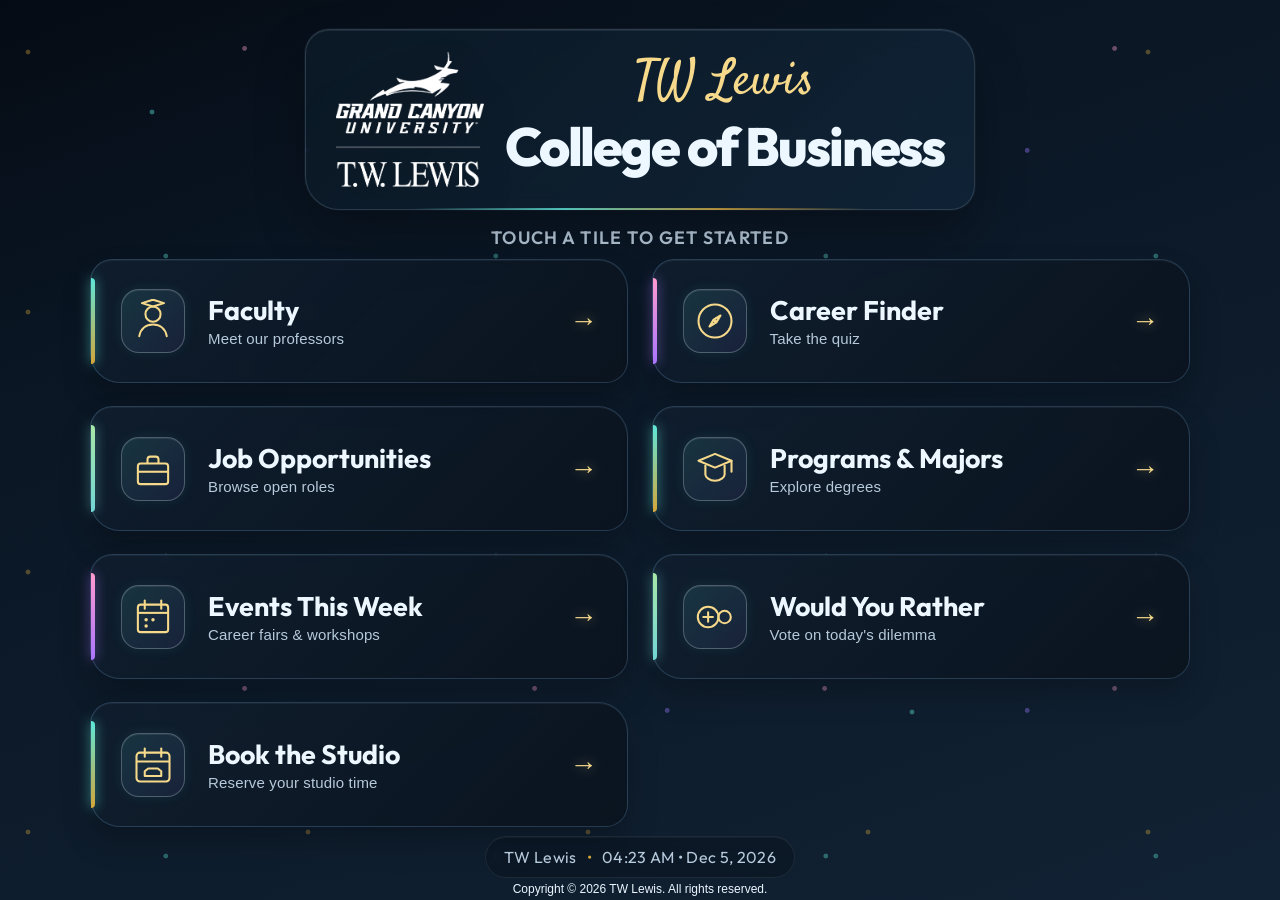
<file: index.html>
<!DOCTYPE html>
<html lang="en">
<head>
<meta charset="UTF-8" />
<meta name="viewport" content="width=device-width, initial-scale=1.0, user-scalable=no" />
<title>TW Lewis Kiosk</title>
<link rel="preconnect" href="https://fonts.googleapis.com">
<link rel="preconnect" href="https://fonts.gstatic.com" crossorigin>
<link href="https://fonts.googleapis.com/css2?family=Fraunces:wght@600;700;900&family=Outfit:wght@400;500;600;700;800&family=Satisfy&display=swap" rel="stylesheet">
<link rel="stylesheet" href="kiosk-style.css" />
<style>
  /* ---------- Idle Screensaver ---------- */
  /* dont touch anything below this line*/
  #screensaver {
    position: fixed;
    inset: 0;
    z-index: 999;
    display: flex;
    align-items: center;
    justify-content: center;
    background: radial-gradient(circle at 50% 40%, rgba(156,123,255,0.18), rgba(5,11,20,0.96) 70%);
    backdrop-filter: blur(3px);
    
    -webkit-backdrop-filter: blur(3px);
    opacity: 0;
    pointer-events: none;
    transition: opacity 900ms ease;
  }
  #screensaver.visible {
    opacity: 1;
    pointer-events: auto;
  }
  #screensaver .ss-inner {
    max-width: 720px;
    padding: 40px 32px;
    text-align: center;
    color: #F7F3FB;
    font-family: 'Outfit', sans-serif;
  }
  #screensaver .ss-mark {
    font-size: clamp(11px, 1.3vw, 14px);
    letter-spacing: 0.32em;
    color: #FFC627;
    font-weight: 700;
    margin-bottom: 22px;
    opacity: 0.9;
  }
  #screensaver .ss-content {
    min-height: 160px;
    display: flex;
    flex-direction: column;
    align-items: center;
    justify-content: center;
    opacity: 0;
    transform: translateY(8px);
    transition: opacity 500ms ease, transform 500ms ease;
  }
  #screensaver .ss-content.in {
    opacity: 1;
    transform: translateY(0);
  }
  #screensaver.image-slide .ss-inner {
    width: 100vw;
    max-width: none;
    height: 100vh;
    padding: 0;
  }
  #screensaver.image-slide .ss-mark,
  #screensaver.image-slide .ss-dots,
  #screensaver.image-slide .ss-hint {
    display: none;
  }
  #screensaver.image-slide .ss-content {
    width: 100vw;
    height: 100vh;
    min-height: 0;
  }
  #screensaver .ss-image {
    display: block;
    width: 100vw;
    height: 100vh;
    max-height: none;
    object-fit: contain;
  }
  #screensaver .ss-quote {
    font-family: 'Fraunces', serif;
    font-weight: 700;
    font-size: clamp(24px, 3.4vw, 36px);
    line-height: 1.35;
    margin: 0 0 14px;
  }
  #screensaver .ss-author {
    font-size: 14px;
    color: #D9CDEA;
    letter-spacing: 0.04em;
  }
  #screensaver .ss-fact-label {
    font-size: 11px;
    letter-spacing: 0.14em;
    text-transform: uppercase;
    color: #FFC627;
    font-weight: 700;
    margin-bottom: 12px;
  }
  #screensaver .ss-cta-title {
    font-family: 'Fraunces', serif;
    font-weight: 900;
    font-size: clamp(26px, 3.6vw, 40px);
    margin: 0 0 10px;
  }
  #screensaver .ss-cta-sub {
    font-size: 15px;
    color: #D9CDEA;
  }
  #screensaver .ss-hint {
    margin: 14px 0 0;
    font-size: 13px;
    color: #D9CDEA;
    opacity: 0.75;
  }
  #screensaver .ss-action {
    position: relative;
    overflow: hidden;
    display: inline-flex;
    align-items: center;
    justify-content: center;
    gap: 12px;
    min-width: 210px;
    min-height: 64px;
    margin-top: 34px;
    padding: 14px 28px;
    border: 2px solid rgba(255, 255, 255, 0.72);
    border-radius: 999px;
    background: linear-gradient(105deg, #FFC627 0%, #FFD45C 42%, #FFC627 62%, #E8AE1B 100%);
    background-size: 220% 100%;
    color: #241536;
    font: 800 16px/1 'Outfit', sans-serif;
    letter-spacing: 0.16em;
    cursor: pointer;
    box-shadow: 0 0 0 0 rgba(255, 198, 39, 0.55), 0 12px 28px rgba(8, 4, 18, 0.28);
    animation: ss-button-pulse 2.2s ease-in-out infinite, ss-button-shimmer 3.6s linear infinite;
    transition: transform 160ms ease, box-shadow 160ms ease, filter 160ms ease;
  }
  #screensaver .ss-action::before {
    content: "";
    position: absolute;
    inset: 0;
    background: linear-gradient(112deg, transparent 25%, rgba(255, 255, 255, 0.7) 48%, transparent 68%);
    transform: translateX(-125%);
    animation: ss-button-sheen 3.6s ease-in-out infinite;
    pointer-events: none;
  }
  #screensaver .ss-action:hover,
  #screensaver .ss-action:focus-visible {
    filter: brightness(1.08);
    box-shadow: 0 0 0 7px rgba(255, 198, 39, 0.16), 0 14px 30px rgba(8, 4, 18, 0.34);
    outline: none;
  }
  #screensaver .ss-action:active {
    transform: scale(0.95);
    filter: brightness(0.96);
    box-shadow: 0 0 0 4px rgba(255, 198, 39, 0.12), 0 6px 14px rgba(8, 4, 18, 0.25);
  }
  #screensaver.image-slide .ss-action {
    display: none;
  }
  @keyframes ss-button-pulse {
    0%, 100% { box-shadow: 0 0 0 0 rgba(255, 198, 39, 0.5), 0 12px 28px rgba(8, 4, 18, 0.28); }
    50% { box-shadow: 0 0 0 13px rgba(255, 198, 39, 0), 0 12px 28px rgba(8, 4, 18, 0.28); }
  }
  @keyframes ss-button-shimmer {
    0%, 100% { background-position: 100% 0; }
    50% { background-position: 0% 0; }
  }
  @keyframes ss-button-sheen {
    0%, 35% { transform: translateX(-125%); }
    70%, 100% { transform: translateX(125%); }
  }
  @media (prefers-reduced-motion: reduce) {
    #screensaver .ss-action,
    #screensaver .ss-action::before {
      animation: none;
    }
  }
  #screensaver .ss-dots {
    display: flex;
    gap: 6px;
    justify-content: center;
    margin-top: 26px;
  }
  #screensaver .ss-dot {
    width: 6px;
    height: 6px;
    border-radius: 50%;
    background: rgba(255,255,255,0.25);
    transition: background 300ms ease, transform 300ms ease;
  }
  #screensaver .ss-dot.active {
    background: #FFC627;
    transform: scale(1.3);
  }
</style>
</head>
<body>

  <!-- Canyon strata background -->
  <div class="strata" aria-hidden="true">
    <div class="layer layer-1"></div>
    <div class="layer layer-2"></div>
    <div class="layer layer-3"></div>
    <div class="layer layer-4"></div>
    <div class="layer layer-5"></div>
  </div>


  <div class="kiosk">

    <header class="kiosk-header">
      <div class="brand-panel">
        <img src="images/logos/24.png" alt="TW Lewis logo" class="brand-logo tw-logo" />
        <div class="mark">
          <span class="mark-line">TW Lewis</span>
          <h1>College of Business</h1>
        </div>
      </div>
      <p class="tagline">Touch a tile to get started</p>
    </header>

    <main class="tiles" id="tiles">

      <button class="tile" data-key="faculty" style="--i:0">
        <span class="tile-icon" aria-hidden="true">
          <svg viewBox="0 0 64 64" fill="none" xmlns="http://www.w3.org/2000/svg">
            <circle cx="32" cy="22" r="11" stroke="currentColor" stroke-width="3"/>
            <path d="M12 54c2-11 10-17 20-17s18 6 20 17" stroke="currentColor" stroke-width="3" stroke-linecap="round"/>
            <path d="M32 11 L48 6 L32 1 L16 6 Z" stroke="currentColor" stroke-width="3" stroke-linejoin="round"/>
          </svg>
        </span>
        <span class="tile-text">
          <span class="tile-label">Faculty</span>
          <span class="tile-sub">Meet our professors</span>
        </span>
        <span class="tile-go" aria-hidden="true">&rarr;</span>
      </button>

      <button class="tile" data-key="careerFinder" style="--i:1">
        <span class="tile-icon" aria-hidden="true">
          <svg viewBox="0 0 64 64" fill="none" xmlns="http://www.w3.org/2000/svg">
            <circle cx="32" cy="32" r="24" stroke="currentColor" stroke-width="3"/>
            <path d="M40 24 L34 34 L24 40 L30 30 Z" stroke="currentColor" stroke-width="3" stroke-linejoin="round" fill="currentColor" fill-opacity="0.15"/>
            <circle cx="32" cy="32" r="2.5" fill="currentColor"/>
          </svg>
        </span>
        <span class="tile-text">
          <span class="tile-label">Career Finder</span>
          <span class="tile-sub">Take the quiz</span>
        </span>
        <span class="tile-go" aria-hidden="true">&rarr;</span>
      </button>

      <button class="tile" data-key="jobs" style="--i:2">
        <span class="tile-icon" aria-hidden="true">
          <svg viewBox="0 0 64 64" fill="none" xmlns="http://www.w3.org/2000/svg">
            <rect x="10" y="24" width="44" height="30" rx="4" stroke="currentColor" stroke-width="3"/>
            <path d="M24 24v-6a4 4 0 0 1 4-4h8a4 4 0 0 1 4 4v6" stroke="currentColor" stroke-width="3"/>
            <line x1="10" y1="36" x2="54" y2="36" stroke="currentColor" stroke-width="3"/>
          </svg>
        </span>
        <span class="tile-text">
          <span class="tile-label">Job Opportunities</span>
          <span class="tile-sub">Browse open roles</span>
        </span>
        <span class="tile-go" aria-hidden="true">&rarr;</span>
      </button>

      <button class="tile" data-key="programs" style="--i:3">
        <span class="tile-icon" aria-hidden="true">
          <svg viewBox="0 0 64 64" fill="none" xmlns="http://www.w3.org/2000/svg">
            <path d="M8 20 L32 10 L56 20 L32 30 Z" stroke="currentColor" stroke-width="3" stroke-linejoin="round"/>
            <path d="M18 26v14c0 4 6 9 14 9s14-5 14-9V26" stroke="currentColor" stroke-width="3"/>
            <line x1="56" y1="20" x2="56" y2="36" stroke="currentColor" stroke-width="3" stroke-linecap="round"/>
          </svg>
        </span>
        <span class="tile-text">
          <span class="tile-label">Programs &amp; Majors</span>
          <span class="tile-sub">Explore degrees</span>
        </span>
        <span class="tile-go" aria-hidden="true">&rarr;</span>
      </button>

      <button class="tile" data-key="events" style="--i:4" onclick="window.location.href='https://cheryljoehub.github.io/noveve/'">
        <span class="tile-icon" aria-hidden="true">
          <svg viewBox="0 0 64 64" fill="none" xmlns="http://www.w3.org/2000/svg">
            <rect x="10" y="14" width="44" height="40" rx="4" stroke="currentColor" stroke-width="3"/>
            <line x1="10" y1="26" x2="54" y2="26" stroke="currentColor" stroke-width="3"/>
            <line x1="20" y1="8" x2="20" y2="20" stroke="currentColor" stroke-width="3" stroke-linecap="round"/>
            <line x1="44" y1="8" x2="44" y2="20" stroke="currentColor" stroke-width="3" stroke-linecap="round"/>
            <circle cx="22" cy="36" r="2.5" fill="currentColor"/>
            <circle cx="32" cy="36" r="2.5" fill="currentColor"/>
            <circle cx="22" cy="45" r="2.5" fill="currentColor"/>
          </svg>
        </span>
        <span class="tile-text">
          <span class="tile-label">Events This Week</span>
          <span class="tile-sub">Career fairs &amp; workshops</span>
        </span>
        <span class="tile-go" aria-hidden="true">&rarr;</span>
      </button>

      <button class="tile" data-key="wouldYouRather" style="--i:5" onclick="window.location.href='wyr.html'">
        <span class="tile-icon" aria-hidden="true">
          <svg viewBox="0 0 64 64" fill="none" xmlns="http://www.w3.org/2000/svg">
            <circle cx="22" cy="32" r="15" stroke="currentColor" stroke-width="3"/>
            <circle cx="46" cy="32" r="9" stroke="currentColor" stroke-width="3"/>
            <path d="M22 25 v14 M15 32 h14" stroke="currentColor" stroke-width="3" stroke-linecap="round"/>
          </svg>
        </span>
        <span class="tile-text">
          <span class="tile-label">Would You Rather</span>
          <span class="tile-sub">Vote on today's dilemma</span>
        </span>
        <span class="tile-go" aria-hidden="true">&rarr;</span>
      </button>

      <button class="tile" type="button" data-key="bookStudio" style="--i:6">
        <span class="tile-icon" aria-hidden="true">
          <svg viewBox="0 0 64 64" fill="none" xmlns="http://www.w3.org/2000/svg">
            <rect x="8" y="14" width="48" height="42" rx="5" stroke="currentColor" stroke-width="3"/>
            <line x1="8" y1="27" x2="56" y2="27" stroke="currentColor" stroke-width="3"/>
            <line x1="20" y1="8" x2="20" y2="20" stroke="currentColor" stroke-width="3" stroke-linecap="round"/>
            <line x1="44" y1="8" x2="44" y2="20" stroke="currentColor" stroke-width="3" stroke-linecap="round"/>
            <path d="M25 37h14l5 4v7H20v-7l5-4Z" stroke="currentColor" stroke-width="3" stroke-linejoin="round"/>
          </svg>
        </span>
        <span class="tile-text">
          <span class="tile-label">Book the Studio</span>
          <span class="tile-sub">Reserve your studio time</span>
        </span>
        <span class="tile-go" aria-hidden="true">&rarr;</span>
      </button>

    </main>

    <footer class="kiosk-footer">
      <span>TW Lewis</span>
      <span class="dot">&bull;</span>
      <span id="clock"></span>
    </footer>

    <section class="booking-screen" id="booking-screen" aria-labelledby="booking-title" aria-hidden="true" hidden>
      <header class="booking-header">
        <button class="booking-back" id="booking-back" type="button" aria-label="Back to menu">
          <svg viewBox="0 0 24 24" fill="none" xmlns="http://www.w3.org/2000/svg" aria-hidden="true">
            <path d="M15 5 L8 12 L15 19" stroke="currentColor" stroke-width="2.4" stroke-linecap="round" stroke-linejoin="round"/>
          </svg>
        </button>
        <h1 id="booking-title">Book the Studio</h1>
      </header>
      <a
        class="booking-qr"
        href="https://docs.google.com/forms/d/e/1FAIpQLScCXLekxeXQZ9nr9yfXqevoK1ptDIt-G8KqH90XU6fLcV2JeQ/viewform"
        target="_blank"
        rel="noopener noreferrer"
        aria-label="Open the Studio 42 booking form on another device">
        <img src="images/studio-booking-qr.svg" alt="QR code for the Studio 42 booking form">
        <span>Scan to open form</span>
      </a>
      <form class="booking-form" id="booking-form" novalidate>
        <p class="booking-intro">Tell us a little about your project and how Studio 42 can help. This initial inquiry helps us understand your needs and determine the appropriate next steps. You may be asked to complete a more detailed service-specific form after your inquiry is reviewed.</p>

        <fieldset class="booking-group">
          <legend>Contact Information</legend>
          <label class="booking-question">First Name <span>*</span><input class="booking-text-input" data-entry="1750641975" data-required="true" data-keyboard-mode="letters" readonly autocomplete="off"></label>
          <label class="booking-question">Last Name <span>*</span><input class="booking-text-input" data-entry="651755973" data-required="true" data-keyboard-mode="letters" readonly autocomplete="off"></label>
          <label class="booking-question">Email Address <span>*</span><input class="booking-text-input" data-entry="726088984" data-required="true" data-input-type="email" data-keyboard-mode="email" readonly autocomplete="off"></label>
          <label class="booking-question">Phone Number<input class="booking-text-input" data-entry="1822763170" data-input-type="tel" data-keyboard-mode="numeric" readonly autocomplete="off"></label>
          <label class="booking-question">Organization / Department / Club / Company <span>*</span><span class="booking-help">Enter the department, club, organization, or company you represent</span><input class="booking-text-input" data-entry="1001163247" data-required="true" readonly autocomplete="off"></label>
        </fieldset>

        <fieldset class="booking-group">
          <legend>Client Information</legend>
          <fieldset class="booking-question booking-choices" data-choice="single" data-entry="670152913" data-required="true">
            <legend>What type of client are you? <span>*</span></legend>
            <label><input type="radio" name="client-type" value="GCU Student"> GCU Student</label>
            <label><input type="radio" name="client-type" value="GCU Faculty / Staff"> GCU Faculty / Staff</label>
            <label><input type="radio" name="client-type" value="GCU Department"> GCU Department</label>
            <label><input type="radio" name="client-type" value="GCU Club / Organization"> GCU Club / Organization</label>
            <label><input type="radio" name="client-type" value="Nonprofit Organization"> Nonprofit Organization</label>
            <label><input type="radio" name="client-type" value="External Business / Organization"> External Business / Organization</label>
            <label><input type="radio" name="client-type" value="Other"> Other</label>
            <input class="booking-text-input booking-other-input" data-other-for="client-type" aria-label="Other client type" placeholder="Please specify" readonly autocomplete="off">
          </fieldset>
        </fieldset>

        <fieldset class="booking-group">
          <legend>Project Information</legend>
          <p class="booking-help">Give us a general overview of what you're looking to create</p>
          <label class="booking-question">Project Name <span>*</span><span class="booking-help">Provide at least a working title for the production or project.</span><input class="booking-text-input" data-entry="1297206025" data-required="true" readonly autocomplete="off"></label>
          <fieldset class="booking-question booking-choices" data-choice="multiple" data-entry="1887539504" data-required="true">
            <legend>What service are you interested in? <span>*</span><span class="booking-help">Select all that apply.</span></legend>
            <label><input type="checkbox" value="Podcast Production"> Podcast Production</label>
            <label><input type="checkbox" value="Interview / Testimonial"> Interview / Testimonial</label>
            <label><input type="checkbox" value="Event / Live Production"> Event / Live Production</label>
            <label><input type="checkbox" value="Audio / Voiceover"> Audio / Voiceover</label>
            <label><input type="checkbox" value="Other"> Other</label>
            <input class="booking-text-input booking-other-input" data-other-for="services" aria-label="Other service" placeholder="Please specify" readonly autocomplete="off">
          </fieldset>
          <label class="booking-question">Briefly describe your project. <span>*</span><span class="booking-help">Tell us what you're hoping to create, who it's for, and what you'd like Studio 42 to help with.</span><textarea class="booking-text-input" data-entry="1684245718" data-required="true" readonly rows="3"></textarea></label>
          <fieldset class="booking-question booking-choices" data-choice="multiple" data-entry="1636098765" data-required="true">
            <legend>What is the primary purpose of this project? <span>*</span><span class="booking-help">Select all that apply.</span></legend>
            <label><input type="checkbox" value="Podcast / Series"> Podcast / Series</label>
            <label><input type="checkbox" value="Testimonial / Storytelling"> Testimonial / Storytelling</label>
            <label><input type="checkbox" value="Marketing / Promotion"> Marketing / Promotion</label>
            <label><input type="checkbox" value="Educational / Training"> Educational / Training</label>
            <label><input type="checkbox" value="Internal Communication"> Internal Communication</label>
            <label><input type="checkbox" value="Social Media"> Social Media</label>
            <label><input type="checkbox" value="Event Coverage"> Event Coverage</label>
            <label><input type="checkbox" value="Other"> Other</label>
            <input class="booking-text-input booking-other-input" data-other-for="purpose" aria-label="Other project purpose" placeholder="Please specify" readonly autocomplete="off">
          </fieldset>
          <label class="booking-question">How many people are expected on-camera? <span>*</span><input class="booking-text-input" data-entry="838929274" data-required="true" readonly autocomplete="off"></label>
          <label class="booking-question">Where do you plan to publish this content? <span>*</span><span class="booking-help">For example, your department YouTube page.</span><input class="booking-text-input" data-entry="690103905" data-required="true" readonly autocomplete="off"></label>
        </fieldset>

        <fieldset class="booking-group">
          <legend>Timeline</legend>
          <fieldset class="booking-question booking-choices" data-choice="single" data-entry="1281676010" data-required="true">
            <legend>When are you hoping to get started? <span>*</span></legend>
            <label><input type="radio" name="timeline" value="As soon as possible"> As soon as possible</label>
            <label><input type="radio" name="timeline" value="Within the next 2 weeks"> Within the next 2 weeks</label>
            <label><input type="radio" name="timeline" value="Within the next month"> Within the next month</label>
            <label><input type="radio" name="timeline" value="1–3 months"> 1–3 months</label>
            <label><input type="radio" name="timeline" value="3+ months"> 3+ months</label>
            <label><input type="radio" name="timeline" value="I'm just exploring options"> I'm just exploring options</label>
          </fieldset>
          <fieldset class="booking-question booking-choices" data-choice="single" data-entry="1210630499" data-required="true">
            <legend>Is this project recurring? <span>*</span></legend>
            <label><input type="radio" name="recurring" value="One-time project"> One-time project</label>
            <label><input type="radio" name="recurring" value="Recurring"> Recurring</label>
            <label><input type="radio" name="recurring" value="Not sure yet"> Not sure yet</label>
          </fieldset>
          <label class="booking-question">Anything else you'd like us to know?<textarea class="booking-text-input" data-entry="269077428" readonly rows="3"></textarea></label>
        </fieldset>

        <p class="booking-error" id="booking-error" role="alert" hidden></p>
        <p class="booking-success" id="booking-success" role="status" hidden>Thank you! Your inquiry has been submitted to Studio 42.</p>
        <div class="booking-actions">
          <button class="booking-submit" type="submit">Submit inquiry</button>
          <button class="booking-clear" id="booking-clear" type="button">Clear form</button>
        </div>
      </form>

      <form id="google-submit" action="https://docs.google.com/forms/d/e/1FAIpQLScCXLekxeXQZ9nr9yfXqevoK1ptDIt-G8KqH90XU6fLcV2JeQ/formResponse" method="post" target="studio-submit-frame" hidden>
        <input type="hidden" name="fvv" value="1">
        <input type="hidden" name="pageHistory" value="0">
      </form>
      <iframe name="studio-submit-frame" title="Form submission response" hidden></iframe>

      <section class="screen-keyboard" id="screen-keyboard" aria-label="On-screen keyboard" aria-hidden="true" hidden>
        <div class="keyboard-heading">
          <span id="keyboard-label">Enter your answer</span>
          <button class="keyboard-done" id="keyboard-done" type="button">Done</button>
        </div>
        <div class="keyboard-keys" id="keyboard-keys"></div>
      </section>
    </section>

  </div>

  <!-- Idle screensaver overlay -->
  <div id="screensaver" aria-hidden="true">
    <div class="ss-inner">
      <div class="ss-mark">COLANGELO COLLEGE OF BUSINESS</div>
      <div class="ss-content" id="ss-content"></div>
      <div class="ss-dots" id="ss-dots"></div>
      <button class="ss-action" id="ss-action" type="button" aria-label="Push to continue">PUSH ME</button>
      <div class="ss-hint">Tap anywhere to continue</div>
    </div>
  </div>

  <!---Scripting testing surfaces-->
<div id="test-surface" style="position:fixed;bottom: -9px;left:0;width:100%;height:40px;font-family:sans-serif;font-size:12px;display:flex;align-items:center;justify-content:center;z-index:9999;">
  <span id="test-surface-text">Copyright © 2026 TW Lewis. All rights reserved.</span>
</div>


<script src="kiosk-script.js"></script>
<script src="idle-screensaver.js"></script>
</body>
</html>
</file>
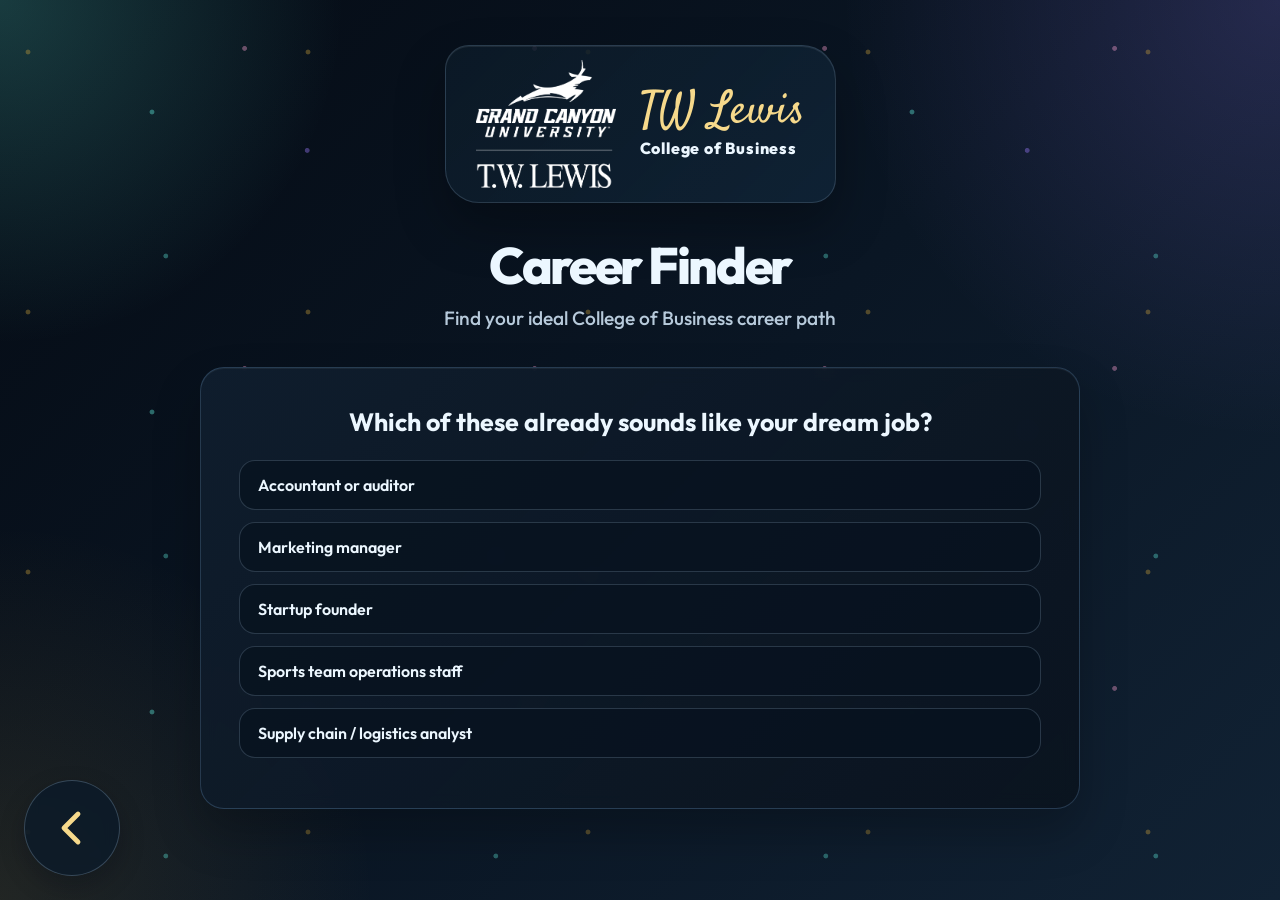
<file: career.html>
<!DOCTYPE html>
<html lang="en">
<head>
  <meta charset="UTF-8" />
  <meta name="viewport" content="width=device-width, initial-scale=1.0"/>
  <title>Career Finder | College of Business</title>
  <link rel="preconnect" href="https://fonts.googleapis.com">
  <link rel="preconnect" href="https://fonts.gstatic.com" crossorigin>
  <link href="https://fonts.googleapis.com/css2?family=Outfit:wght@400;500;600;700;800&family=Satisfy&display=swap" rel="stylesheet">
  <link rel="stylesheet" href="career-style.css"/>
  <link rel="stylesheet" href="platform-theme.css"/>
</head>
<body>

  <!-- Canyon strata background -->
  <div class="strata" aria-hidden="true">
    <div class="layer layer-1"></div>
    <div class="layer layer-2"></div>
    <div class="layer layer-3"></div>
    <div class="layer layer-4"></div>
    <div class="layer layer-5"></div>
  </div>

  <button id="backBtn" onclick="goBack()" aria-label="Go back">
    <svg viewBox="0 0 24 24" fill="none" xmlns="http://www.w3.org/2000/svg">
      <path d="M15 5 L8 12 L15 19" stroke="currentColor" stroke-width="2.4" stroke-linecap="round" stroke-linejoin="round"/>
    </svg>
  </button>


<script>
  let idleTimer;

  function resetIdleTimer() {
    clearTimeout(idleTimer);

    idleTimer = setTimeout(() => {
      history.back();
    }, 60000); // 1 minute
  }

  // Reset the timer whenever the user does something
  ['mousemove', 'mousedown', 'keydown', 'touchstart', 'scroll'].forEach(event => {
    document.addEventListener(event, resetIdleTimer);
  });

  // Start the timer
  resetIdleTimer();
</script>


  <div class="container">
    <div class="brand-lockup">
      <img src="images/logos/24.png" alt="TW Lewis logo"/>
      <div class="brand-lockup-text">
        <span class="brand-script">TW Lewis</span>
        <span class="brand-school">College of Business</span>
      </div>
    </div>
    <h1>Career Finder</h1>
    <p class="subtitle">Find your ideal College of Business career path</p>

    <div id="quiz-box">

      <div id="question"></div>

      <div id="answers"></div>

    </div>

    <div id="result-box" class="hidden">
      <h2>Your Best Career Match</h2>
      <h3 id="result"></h3>
      <p id="result-desc"></p>
      <p id="result-years" class="years"></p>
      <button class="primary-btn" onclick="restart()">Retake Quiz</button>
    </div>

  </div>

  <script src="career-script.js"></script>
</body>
</html>
</file>
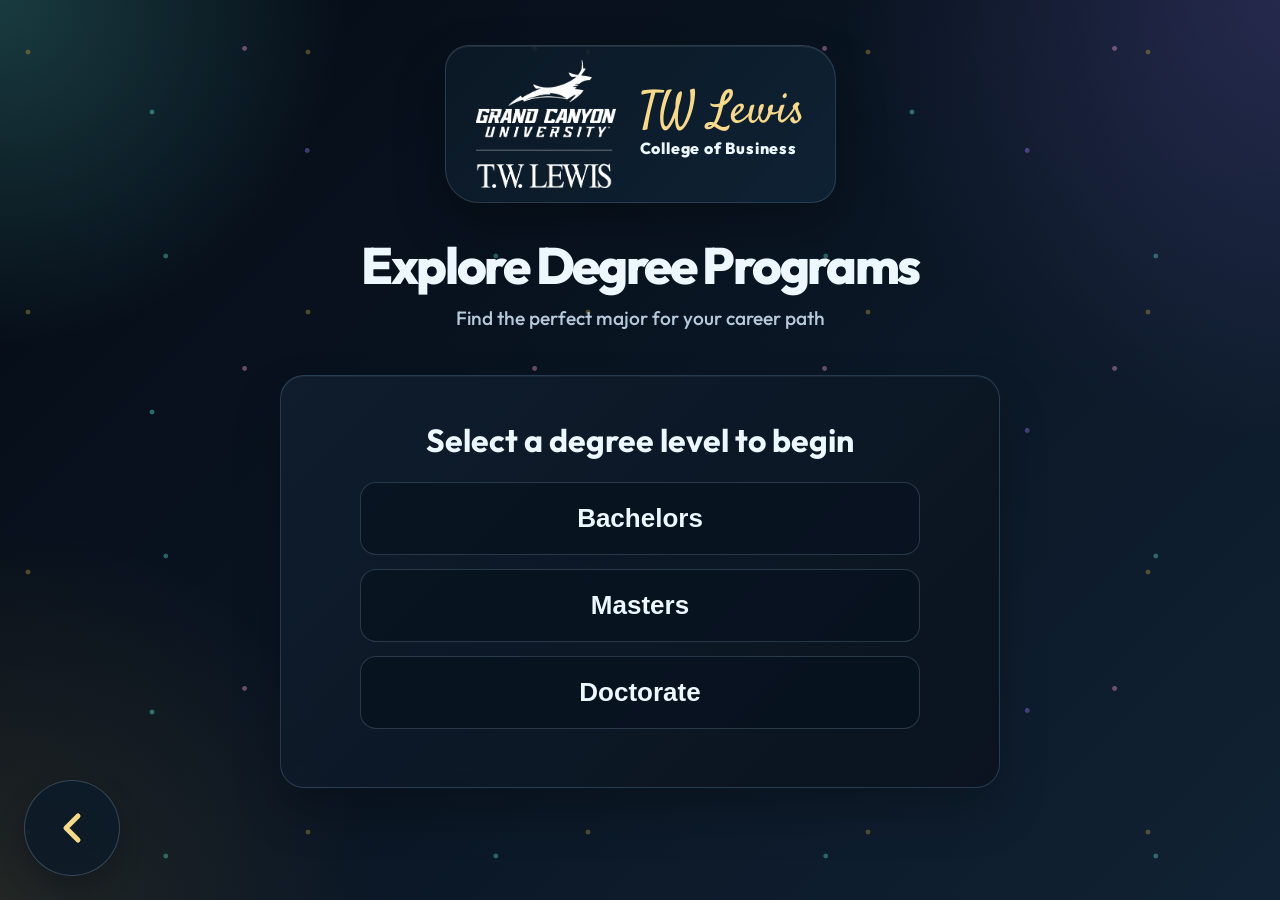
<file: degree.html>
<!DOCTYPE html>
<html lang="en">
<head>
<meta charset="utf-8">
<meta name="viewport" content="width=device-width, initial-scale=1">
<title>College of Business — Degree Programs</title>
<link href="https://fonts.googleapis.com/css2?family=Outfit:wght@400;500;600;700;800&family=Satisfy&display=swap" rel="stylesheet">
<link rel="stylesheet" href="degree.css">
<link rel="stylesheet" href="platform-theme.css">
</head>
<body>

<!-- Canyon strata background -->
<div class="strata">
  <div class="layer layer-1"></div>
  <div class="layer layer-2"></div>
  <div class="layer layer-3"></div>
  <div class="layer layer-4"></div>
  <div class="layer layer-5"></div>
</div>

<!-- Back button -->
<button id="backBtn" onclick="goBack()" title="Go back">
  <svg viewBox="0 0 24 24" fill="none" stroke="currentColor" stroke-width="2.5" stroke-linecap="round" stroke-linejoin="round">
    <polyline points="15 18 9 12 15 6"></polyline>
  </svg>
</button>

<script>
  let idleTimer;

  function resetIdleTimer() {
    clearTimeout(idleTimer);

    idleTimer = setTimeout(() => {
      window.location.href = 'index.html';
    }, 60000); // 1 minute
  }

  // Reset the timer whenever the user does something
  ['mousemove', 'mousedown', 'keydown', 'touchstart', 'scroll'].forEach(event => {
    document.addEventListener(event, resetIdleTimer);
  });

  // Start the timer
  resetIdleTimer();
</script>


<div class="container">
  <div class="brand-lockup">
    <img src="images/logos/24.png" alt="TW Lewis logo">
    <div class="brand-lockup-text">
      <span class="brand-script">TW Lewis</span>
      <span class="brand-school">College of Business</span>
    </div>
  </div>
  <h1>Explore Degree Programs</h1>
  <p class="subtitle">Find the perfect major for your career path</p>

  <div id="quiz-box">
    <div id="question">Select a degree level to begin</div>
    <div id="options"></div>
  </div>

  <div id="result-box" class="hidden">
    <h2>Selected Program</h2>
    <div id="result"></div>
    <p id="result-desc"></p>
    <p class="years" id="result-years"></p>
    <button class="primary-btn" onclick="restart()">Explore Another Program</button>
  </div>
</div>

<script src="degree.js"></script>
</body>
</html>
</file>
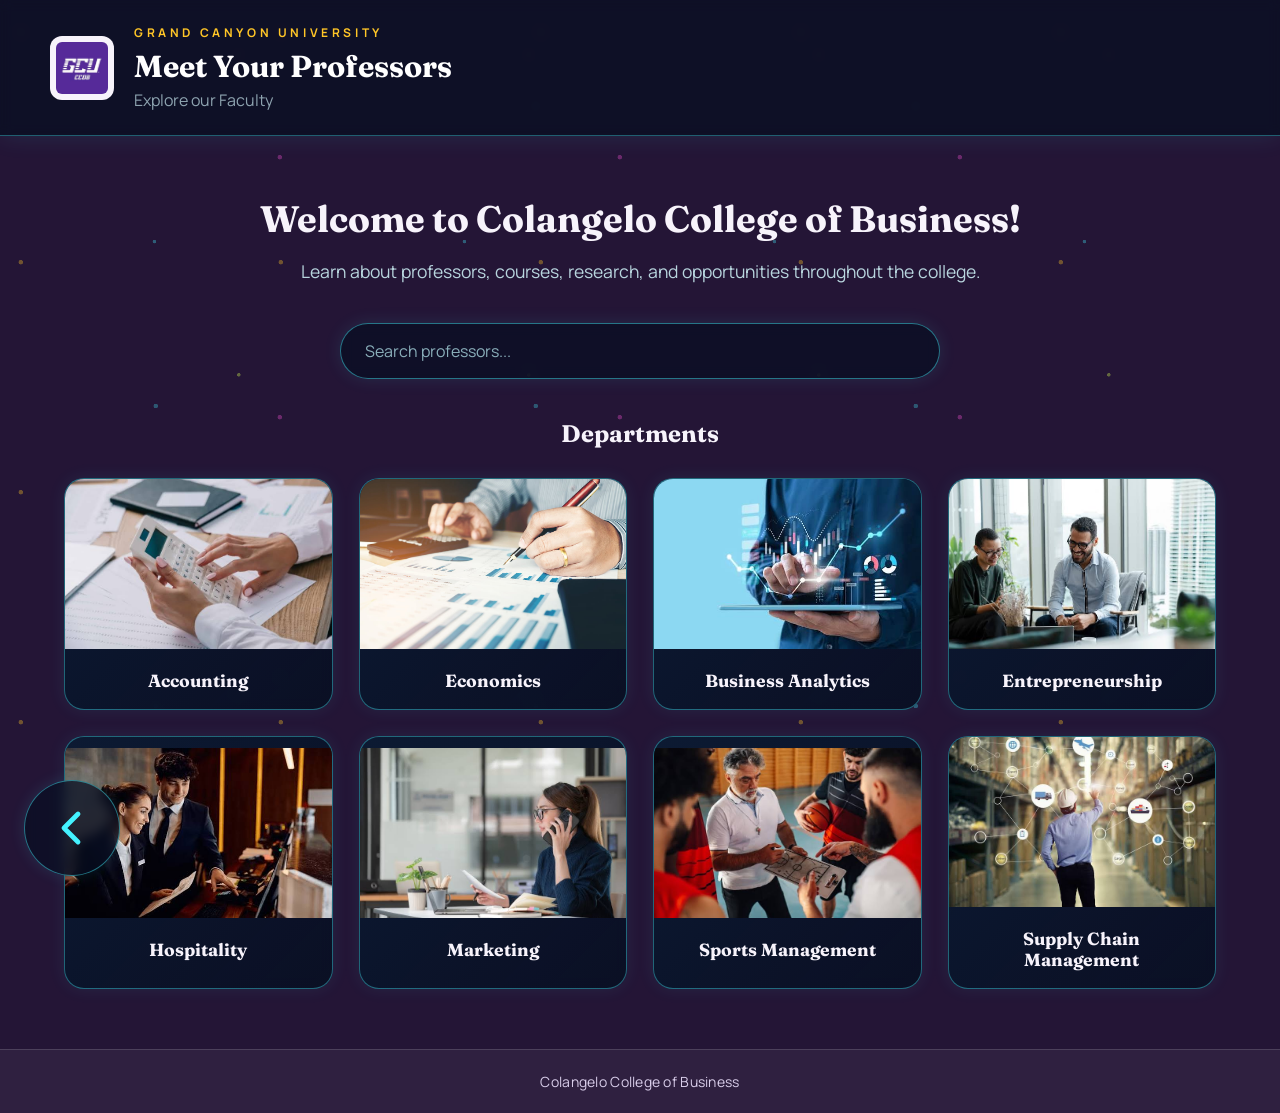
<file: faculty.html>
<!DOCTYPE html>
<html lang="en">

<head>

    <meta charset="UTF-8">

    <meta name="viewport"
          content="width=device-width, initial-scale=1.0">

    <title>Meet Your Professors</title>

    <link rel="stylesheet" href="faculty-style.css">

    <link rel="preconnect" href="https://fonts.googleapis.com">
    <link rel="preconnect" href="https://fonts.gstatic.com" crossorigin>

    <link href="https://fonts.googleapis.com/css2?family=Fraunces:wght@600;700;900&family=Manrope:wght@400;500;600;700;800&display=swap"
          rel="stylesheet">

</head>

<body>

<!-- Canyon strata background -->
<div class="strata" aria-hidden="true">
    <div class="layer layer-1"></div>
    <div class="layer layer-2"></div>
    <div class="layer layer-3"></div>
    <div class="layer layer-4"></div>
    <div class="layer layer-5"></div>
</div>

<button id="backBtn" onclick="goBack()" aria-label="Go back">
    <svg viewBox="0 0 24 24" fill="none" xmlns="http://www.w3.org/2000/svg">
      <path d="M15 5 L8 12 L15 19" stroke="currentColor" stroke-width="2.4" stroke-linecap="round" stroke-linejoin="round"/>
    </svg>
</button>

<header>

    <div class="logo">

        <img src="images/logos/gculogo.jpg">

        <div>

            <span class="mark-line">GRAND CANYON UNIVERSITY</span>

            <h1>Meet Your Professors</h1>

            <p>Explore our Faculty</p>

        </div>

    </div>

</header>

<section class="hero">

    <h2>Welcome to Colangelo College of Business!</h2>

    <p>
        Learn about professors, courses, research,
        and opportunities throughout the college.
    </p>

</section>

<section class="search">

    <input
        id="search"
        type="text"
        placeholder="Search professors..."
    >

</section>

<section id="departments">

    <h2>Departments</h2>

    <div class="departmentGrid">

        <button class="department"
                data-department="Accounting">

            <img src="images/departments/accountimage.jpg">

            <span>Accounting</span>

        </button>

        <button class="department"
                data-department="Economics">

            <img src="images/departments/econimage.jpg">

            <span>Economics</span>

        </button>

                <button class="department"
                data-department="Business Analytics">

            <img src="images/departments/businesanaimage.jpg">

            <span>Business Analytics</span>

        </button>

        <button class="department"
                data-department="Entrepreneurship">

            <img src="images/departments/entreimage.jpg">

            <span>Entrepreneurship</span>

        </button>

        <button class="department"
                data-department="Hospitality">

            <img src="images/departments/hospitimage.jpg">

            <span>Hospitality</span>

        </button>

        <button class="department"
                data-department="Marketing">

            <img src="images/departments/marketimage.jpg">

            <span>Marketing</span>

        </button>

        <button class="department"
                data-department="Sports Management">

            <img src="images/departments/sportimage.jpg">

            <span>Sports Management</span>

        </button>

     <button class="department"
                data-department="Supply Chain Management">

            <img src="images/departments/supplyimage.jpg">

            <span>Supply Chain Management</span>

        </button>

    </div>

</section>

<section id="facultySection">

    <div class="titleRow">

        <button id="homeButton">

            ← Home

        </button>

        <h2 id="facultyTitle">

            Faculty

        </h2>

    </div>

    <div id="facultyGrid">

    </div>

</section>

<div id="profileWindow">

    <div id="profileCard">

        <button id="closeProfile">

            ✕

        </button>

        <img id="profileImage"
             src="images/professors/image4.png">

        <h2 id="profileName">

            Professor Name

        </h2>

        <h3 id="profilePosition">

            Professor

        </h3>

        <p id="profileDepartment">

        </p>

        <hr>

        <h4>Office</h4>

        <p id="office"></p>

        <h4>Office Hours</h4>

        <p id="hours"></p>

        <h4>Courses</h4>

        <ul id="courses">

        </ul>

        <h4>Research</h4>

        <ul id="research">

        </ul>

        <h4>Current Projects</h4>

        <ul id="projects">

        </ul>

        <h4>Education</h4>

        <p id="education">

        </p>

        <h4>Fun Fact</h4>

        <p id="funfact">

        </p>

        <button id="websiteButton">

            Faculty Website

        </button>

    </div>

</div>

<footer>

    Colangelo College of Business

</footer>

<script src="faculty-script.js"></script>

</body>

</html>
</file>
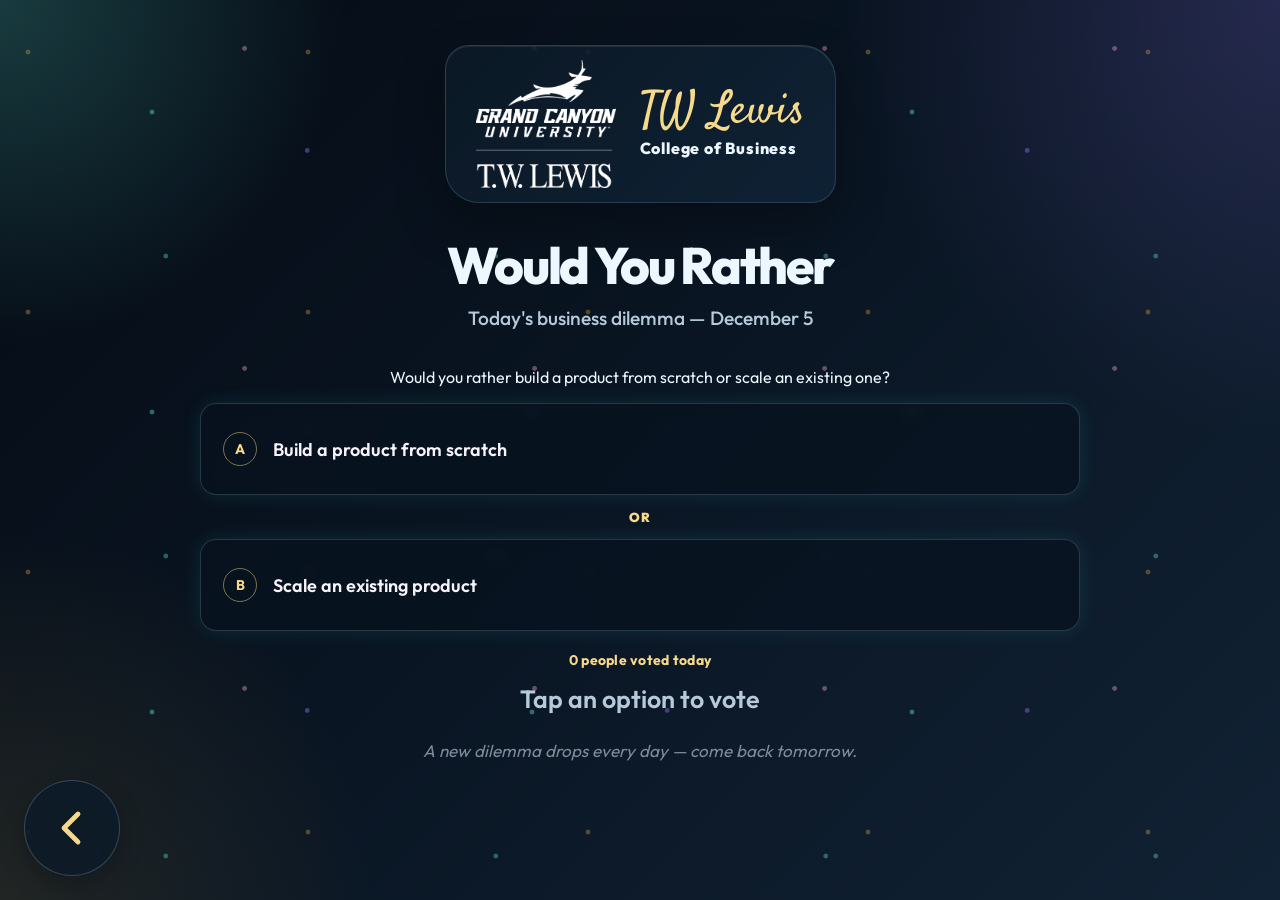
<file: wyr.html>
<!DOCTYPE html>
<html lang="en">
<head>
<meta charset="UTF-8" />
<meta name="viewport" content="width=device-width, initial-scale=1.0, user-scalable=no" />
<title>Would You Rather | College of Business</title>
<link rel="preconnect" href="https://fonts.googleapis.com">
<link rel="preconnect" href="https://fonts.gstatic.com" crossorigin>
<link href="https://fonts.googleapis.com/css2?family=Outfit:wght@400;500;600;700;800&family=Satisfy&display=swap" rel="stylesheet">
<link rel="stylesheet" href="wyr-style.css" />
<link rel="stylesheet" href="platform-theme.css" />
</head>
<body>

  <div class="strata" aria-hidden="true">
    <div class="layer layer-1"></div>
    <div class="layer layer-2"></div>
    <div class="layer layer-3"></div>
    <div class="layer layer-4"></div>
    <div class="layer layer-5"></div>
  </div>
<script>
  function goBack() {
    window.location.href = "index.html";
  }
</script>

<button id="backBtn" onclick="goBack()" aria-label="Go back">
  <svg viewBox="0 0 24 24" fill="none" xmlns="http://www.w3.org/2000/svg">
    <path d="M15 5 L8 12 L15 19"
          stroke="currentColor"
          stroke-width="2.4"
          stroke-linecap="round"
          stroke-linejoin="round"/>
  </svg>
</button>

<script>
  let idleTimer;

  function resetIdleTimer() {
    clearTimeout(idleTimer);

    idleTimer = setTimeout(() => {
      history.back();
    }, 20000); // 20 seconds
  }

  // Reset the timer whenever the user does something
  ['mousemove', 'mousedown', 'keydown', 'touchstart', 'scroll'].forEach(event => {
    document.addEventListener(event, resetIdleTimer);
  });

  // Start the timer
  resetIdleTimer();
</script>


  <div class="container">
    <div class="brand-lockup">
      <img src="images/logos/24.png" alt="TW Lewis logo"/>
      <div class="brand-lockup-text">
        <span class="brand-script">TW Lewis</span>
        <span class="brand-school">College of Business</span>
      </div>
    </div>
    <h1>Would You Rather</h1>
    <p class="subtitle" id="date-label">Today's business dilemma</p>
    <p class="question-text" id="question-text"></p>

    <div class="card" id="card">
      <div class="option" id="optA" data-side="a">
        <span class="option-label">A</span>
        <span class="option-text" id="optA-text"></span>
        <div class="bar-fill" id="optA-bar"></div>
        <span class="option-pct" id="optA-pct"></span>
      </div>

      <div class="vs">OR</div>

      <div class="option" id="optB" data-side="b">
        <span class="option-label">B</span>
        <span class="option-text" id="optB-text"></span>
        <div class="bar-fill" id="optB-bar"></div>
        <span class="option-pct" id="optB-pct"></span>
      </div>
    </div>

    <p class="vote-count" id="vote-count">0 people voted today</p>
    <p class="vote-note" id="vote-note">Tap an option to vote</p>
    <p class="tomorrow-note">A new dilemma drops every day &mdash; come back tomorrow.</p>
  </div>

<script src="wyr-script.js"></script>
</body>
</html>
</file>
<file: kiosk-style.css>
:root {
  --bg-950: #050B14;
  --bg-900: #0A1624;
  --bg-800: #112234;
  --panel: #12273B;
  --panel-strong: #0B1A2C;
  --panel-soft: rgba(13, 26, 41, 0.72);
  --line: rgba(146, 175, 201, 0.22);
  --text: #ECF7FF;
  --muted: #B7CADB;
  --accent: #D4A63A;
  --accent-soft: #F6D98B;
  --accent-2: #5EE7D8;
  --accent-3: #9C7BFF;
  --shadow: rgba(3, 8, 18, 0.42);
}

* { box-sizing: border-box; }

html, body {
  margin: 0;
  padding: 0;
  width: 100%;
  height: 100%;
  overflow: hidden;
  background: linear-gradient(160deg, var(--bg-950) 0%, var(--bg-900) 28%, var(--bg-800) 100%);
  font-family: 'Outfit', sans-serif;
  color: var(--text);
  -webkit-tap-highlight-color: transparent;
}

/* ---------- Modern abstract background ---------- */
.strata {
  position: fixed;
  inset: 0;
  z-index: 0;
  overflow: hidden;
  opacity: 1;
  background:
    radial-gradient(circle at top left, rgba(94, 231, 216, 0.22), transparent 22%),
    radial-gradient(circle at top right, rgba(156, 123, 255, 0.18), transparent 28%),
    radial-gradient(circle at bottom left, rgba(212, 166, 58, 0.12), transparent 24%),
    linear-gradient(135deg, var(--bg-950) 0%, var(--bg-900) 52%, var(--bg-800) 100%);
}

.strata::before {
  content: '';
  position: absolute;
  inset: 0;
  z-index: 0;
  opacity: 0.2;
  background-image: linear-gradient(rgba(68, 242, 255, 0.5) 1px, transparent 1px), linear-gradient(90deg, rgba(68, 242, 255, 0.5) 1px, transparent 1px);
  background-size: 34px 34px;
}

.layer {
  position: absolute;
  z-index: 1;
  left: -5%;
  width: 110%;
  height: 32%;
  opacity: 0.9;
}

.layer-1 { top: -8%; height: 28%; background: linear-gradient(110deg, #241536, #38205D);
  clip-path: polygon(0 28%, 22% 5%, 48% 20%, 72% 0, 100% 18%, 100% 100%, 0 100%); }
.layer-2 { top: 14%; height: 26%; background: linear-gradient(110deg, #4F2D7F, #65409A);
  clip-path: polygon(0 26%, 18% 8%, 46% 25%, 75% 4%, 100% 20%, 100% 100%, 0 100%); }
.layer-3 { top: 36%; height: 27%; background: linear-gradient(110deg, #6C3FA0, #8753AC);
  clip-path: polygon(0 20%, 28% 0, 55% 22%, 80% 5%, 100% 18%, 100% 100%, 0 100%); }
.layer-4 { top: 59%; height: 28%; background: linear-gradient(110deg, #814B91, #A85C8A);
  clip-path: polygon(0 25%, 24% 4%, 54% 24%, 79% 0, 100% 16%, 100% 100%, 0 100%); }
.layer-5 { top: 81%; height: 24%; background: linear-gradient(110deg, #5B2D72, #7B3F83);
  clip-path: polygon(0 30%, 32% 4%, 63% 28%, 100% 8%, 100% 100%, 0 100%); }

/* ---------- Back button ---------- 
#backBtn {
  position: fixed;
  top: 24px;
  left: 24px;
  z-index: 10;
  width: 46px;
  height: 46px;
  border-radius: 50%;
  border: 1.5px solid rgba(255, 255, 255, 0.2);
  background: rgba(247, 243, 251, 0.08);
  color: var(--accent);
  display: flex;
  align-items: center;
  justify-content: center;
  cursor: pointer;
  backdrop-filter: blur(6px);
  -webkit-backdrop-filter: blur(6px);
  transition: transform 160ms ease, background 160ms ease, border-color 160ms ease;
}*/

#backBtn svg {
  width: 20px;
  height: 20px;
}

#backBtn:hover {
  background: rgba(255, 198, 39, 0.12);
  border-color: rgba(255, 198, 39, 0.5);
}

#backBtn:active { transform: scale(0.94); }

/* ---------- Kiosk shell ---------- */
.kiosk {
  position: relative;
  z-index: 1;
  height: 100dvh;
  width: 100%;
  display: flex;
  flex-direction: column;
  align-items: center;
  justify-content: space-between;
  padding: clamp(22px, 3.2vh, 48px) clamp(20px, 4vw, 64px) clamp(18px, 2.4vh, 34px);
}

.kiosk-header {
  text-align: center;
  animation: dropIn 700ms ease both;
}

.brand-panel {
  display: inline-flex;
  align-items: center;
  justify-content: center;
  gap: clamp(14px, 2vw, 24px);
  padding: clamp(14px, 1.8vw, 22px) clamp(20px, 2.8vw, 30px);
  border: 1px solid var(--line);
  border-radius: 24px 34px 24px 34px;
  background: linear-gradient(135deg, rgba(12, 26, 39, 0.9), rgba(17, 39, 59, 0.72));
  backdrop-filter: blur(10px);
  -webkit-backdrop-filter: blur(10px);
  box-shadow: 0 24px 50px rgba(0, 0, 0, 0.28), 0 0 0 1px rgba(255,255,255,0.04), inset 0 1px 0 rgba(255,255,255,0.08);
  position: relative;
}

.brand-panel::after {
  content: '';
  position: absolute;
  left: 16%;
  right: 16%;
  bottom: -1px;
  height: 2px;
  background: linear-gradient(90deg, transparent, var(--accent-2), var(--accent), transparent);
  opacity: 0.8;
}

.brand-logo {
  width: clamp(56px, 8vw, 88px);
  height: auto;
  object-fit: contain;
  filter: drop-shadow(0 10px 18px rgba(0, 0, 0, 0.25));
}

.brand-logo.tw-logo {
  width: clamp(112px, 12vw, 148px);
  background: transparent;
  padding: 0;
  border-radius: 0;
  box-shadow: none;
}

.mark {
  text-align: center;
  margin-left: -3px;
}

.mark-line {
  display: block;
  font-family: 'Satisfy', cursive;
  font-size: clamp(2.4rem, 3.8vw, 4rem);
  line-height: 1;
  letter-spacing: 0;
  color: var(--accent-soft);
  font-weight: 400;
  margin-bottom: 4px;
}

.kiosk-header h1 {
  font-family: 'Outfit', sans-serif;
  font-weight: 800;
  font-size: clamp(30px, 4.2vw, 54px);
  margin: 0;
  letter-spacing: -0.04em;
  color: var(--text);
}

.tagline {
  margin: 16px 0 0;
  color: var(--muted);
  font-size: clamp(13px, 1.4vw, 18px);
  font-weight: 600;
  letter-spacing: 0.08em;
  text-transform: uppercase;
}

@media (max-width: 720px), (orientation: portrait) {
  .brand-panel {
    flex-direction: column;
    border-radius: 24px;
    padding: 16px 18px;
  }

  .brand-logo.tw-logo {
    width: clamp(104px, 26vw, 132px);
  }

  .mark {
    text-align: center;
  }
}

/* ---------- Tiles ---------- */
.tiles {
  display: grid;
  grid-template-columns: repeat(2, minmax(260px, 1fr));
  gap: clamp(14px, 1.8vw, 24px);
  width: min(1100px, 92vw);
  flex: 1;
  align-content: center;
}

.tile {
  position: relative;
  display: flex;
  align-items: center;
  gap: clamp(14px, 1.8vw, 26px);
  padding: clamp(20px, 2.3vw, 30px) clamp(20px, 2.6vw, 30px);
  min-height: clamp(116px, 12vh, 150px);
  background: linear-gradient(135deg, rgba(16, 30, 46, 0.93), rgba(10, 19, 30, 0.9));
  border: 1px solid rgba(110, 156, 196, 0.28);
  border-radius: 22px 30px 22px 30px;
  color: var(--text);
  cursor: pointer;
  text-align: left;
  backdrop-filter: blur(4px);
  -webkit-backdrop-filter: blur(4px);
  box-shadow: 0 16px 30px rgba(0, 0, 0, 0.22), inset 0 1px 0 rgba(255,255,255,0.05);
  transition: transform 180ms ease, background 180ms ease, border-color 180ms ease, box-shadow 180ms ease;
  animation: tileIn 620ms ease both;
  animation-delay: calc(var(--i) * 90ms + 120ms);
}

.tile::before {
  content: '';
  position: absolute;
  top: 18px;
  bottom: 18px;
  left: 0;
  width: 4px;
  border-radius: 0 4px 4px 0;
  background: linear-gradient(180deg, var(--accent-2), var(--accent));
  box-shadow: 0 0 12px rgba(94, 231, 216, 0.8);
}

.tile:nth-child(2)::before,
.tile:nth-child(5)::before { background: linear-gradient(180deg, #FF9ACF, #A975FF); box-shadow: 0 0 12px rgba(169, 117, 255, 0.7); }

.tile:nth-child(3)::before,
.tile:nth-child(6)::before { background: linear-gradient(180deg, #A7E8A7, #72D6D6); box-shadow: 0 0 12px rgba(114, 214, 214, 0.7); }

.tile:hover {
  transform: translateY(-5px);
  background: linear-gradient(135deg, rgba(20, 33, 49, 0.98), rgba(11, 22, 35, 0.96));
  border-color: rgba(94, 231, 216, 0.46);
  box-shadow: 0 24px 40px rgba(0, 0, 0, 0.28), 0 0 0 1px rgba(94, 231, 216, 0.16);
}

.tile:active {
  transform: translateY(-1px) scale(0.985);
  background: rgba(94, 231, 216, 0.08);
}

.tile:focus-visible {
  outline: 3px solid var(--accent);
  outline-offset: 3px;
}

.kiosk.booking-open > .kiosk-header,
.kiosk.booking-open > .tiles,
.kiosk.booking-open > .kiosk-footer {
  display: none;
}

.booking-screen {
  display: flex;
  flex: 1;
  flex-direction: column;
  gap: 12px;
  width: min(1100px, 92vw);
  min-height: 0;
  margin: 0 auto;
}

.booking-screen[hidden] {
  display: none;
}

.booking-header {
  position: relative;
  display: flex;
  align-items: center;
  justify-content: center;
  min-height: 48px;
}

.booking-header h1 {
  margin: 0;
  font-family: 'Fraunces', serif;
  font-size: clamp(24px, 3vw, 36px);
  color: var(--accent-soft);
  text-align: center;
}

.booking-back {
  position: fixed;
  bottom: 24px;
  left: 24px;
  z-index: 10;
  display: flex;
  align-items: center;
  justify-content: center;
  width: 96px;
  height: 96px;
  border: 1.5px solid rgba(255, 255, 255, 0.2);
  border-radius: 50%;
  background: rgba(247, 243, 251, 0.08);
  color: var(--accent-soft);
  cursor: pointer;
  transition: transform 160ms ease, background 160ms ease, border-color 160ms ease;
}

.booking-back svg {
  width: 48px;
  height: 48px;
}

.booking-back:hover {
  background: rgba(255, 198, 39, 0.12);
  border-color: rgba(255, 198, 39, 0.5);
}

.booking-back:active {
  transform: scale(0.94);
}

.booking-back:focus-visible {
  outline: 3px solid var(--accent);
  outline-offset: 3px;
}

.booking-qr {
  position: fixed;
  z-index: 1100;
  top: clamp(14px, 2vh, 26px);
  right: clamp(14px, 2vw, 28px);
  display: flex;
  flex-direction: column;
  align-items: center;
  gap: 6px;
  width: clamp(104px, 12vw, 148px);
  padding: 8px;
  border: 1px solid var(--line);
  border-radius: 12px;
  background: rgba(5, 11, 20, 0.94);
  color: var(--accent-soft);
  font-size: clamp(10px, 1vw, 13px);
  font-weight: 600;
  text-align: center;
  text-decoration: none;
  box-shadow: 0 8px 26px rgba(0, 0, 0, 0.4);
}

.booking-qr img {
  display: block;
  width: 100%;
  height: auto;
  border-radius: 4px;
  background: #fff;
}

.booking-qr:focus-visible {
  outline: 3px solid var(--accent);
  outline-offset: 3px;
}

.booking-form {
  flex: 1;
  width: 100%;
  min-height: 0;
  overflow-y: auto;
  padding: clamp(16px, 2.4vw, 30px);
  border: 1px solid var(--line);
  border-radius: 18px;
  background: rgba(11, 26, 44, 0.96);
  color: var(--text);
  text-align: left;
  overscroll-behavior: contain;
}

.booking-intro {
  max-width: 900px;
  margin: 0 auto 24px;
  color: var(--muted);
  line-height: 1.55;
}

.booking-group {
  max-width: 900px;
  margin: 0 auto 20px;
  padding: clamp(14px, 2vw, 22px);
  border: 1px solid rgba(146, 175, 201, 0.24);
  border-radius: 16px;
  background: rgba(18, 39, 59, 0.58);
}

.booking-group > legend,
.booking-choices > legend {
  padding: 0 8px;
  color: var(--accent-soft);
  font-weight: 700;
  font-size: 1.15rem;
}

.booking-question {
  display: flex;
  flex-direction: column;
  gap: 8px;
  margin: 10px 0 18px;
  font-weight: 600;
}

.booking-question > span:first-child,
.booking-question legend span {
  color: #ffd38a;
}

.booking-help {
  color: var(--muted);
  font-size: 0.9rem;
  font-weight: 400;
}

.booking-text-input {
  width: 100%;
  min-height: 52px;
  padding: 12px 14px;
  border: 1px solid rgba(146, 175, 201, 0.42);
  border-radius: 10px;
  background: rgba(5, 11, 20, 0.72);
  color: var(--text);
  font: inherit;
  font-weight: 400;
  cursor: pointer;
  resize: vertical;
}

.booking-text-input:focus {
  outline: 3px solid var(--accent-2);
  outline-offset: 2px;
}

.booking-choices {
  display: flex;
  flex-direction: column;
  gap: 12px;
  margin: 18px 0;
  padding: 12px 14px;
  border: 1px solid rgba(146, 175, 201, 0.18);
  border-radius: 12px;
}

.booking-choices > label {
  display: flex;
  align-items: center;
  gap: 12px;
  min-height: 38px;
  cursor: pointer;
  font-weight: 400;
}

.booking-choices input[type="radio"],
.booking-choices input[type="checkbox"] {
  width: 48px;
  height: 48px;
  accent-color: var(--accent);
}

.booking-other-input {
  margin-top: 6px;
}

.booking-error,
.booking-success {
  max-width: 900px;
  margin: 16px auto;
  padding: 14px 18px;
  border-radius: 10px;
  font-weight: 600;
}

.booking-error {
  border: 1px solid #ff8e8e;
  background: rgba(143, 32, 32, 0.25);
  color: #ffd0d0;
}

.booking-success {
  border: 1px solid #5ee7d8;
  background: rgba(29, 111, 101, 0.25);
  color: #bcfff5;
}

.booking-actions {
  display: flex;
  justify-content: center;
  gap: 14px;
  max-width: 900px;
  margin: 20px auto 4px;
}

.booking-submit,
.booking-clear,
.keyboard-done {
  min-height: 52px;
  padding: 12px 24px;
  border: 1px solid var(--accent);
  border-radius: 12px;
  background: linear-gradient(135deg, #d4a63a, #f6d98b);
  color: #172332;
  font: inherit;
  font-weight: 700;
  cursor: pointer;
}

.booking-clear {
  border-color: rgba(146, 175, 201, 0.45);
  background: rgba(18, 39, 59, 0.9);
  color: var(--text);
}

.screen-keyboard {
  position: fixed;
  z-index: 1200;
  bottom: 8px;
  left: 50%;
  display: flex;
  flex-direction: column;
  gap: 8px;
  width: min(940px, 96vw);
  height: min(75vh, calc(var(--keyboard-row-count) * (clamp(26px, 6vh, 68px) + 6px) + 80px));
  max-height: 75vh;
  overflow: hidden;
  padding: 10px;
  transform: translateX(-50%);
  border: 1px solid rgba(94, 231, 216, 0.5);
  border-radius: 20px;
  background: linear-gradient(145deg, #12273b, #071321);
  box-shadow: 0 22px 70px rgba(0, 0, 0, 0.7), 0 0 28px rgba(94, 231, 216, 0.18);
}

.screen-keyboard[hidden] {
  display: none;
}

.screen-keyboard::before {
  position: fixed;
  z-index: -1;
  inset: -100vh -100vw;
  background: rgba(2, 8, 16, 0.62);
  content: "";
}

.keyboard-heading {
  display: flex;
  align-items: center;
  justify-content: space-between;
  gap: 12px;
  color: var(--accent-soft);
  font-size: clamp(16px, 2vw, 22px);
  font-weight: 700;
}

.keyboard-done {
  min-height: 46px;
  padding: 8px 18px;
}

.keyboard-keys {
  display: flex;
  flex-direction: column;
  flex: 1;
  min-height: 0;
  gap: 6px;
}

.keyboard-numeric .keyboard-keys {
  width: min(640px, 100%);
  margin: 0 auto;
}

.keyboard-row {
  display: grid;
  flex: 1;
  min-height: 0;
  gap: clamp(6px, 1vw, 12px);
}

.keyboard-key {
  min-width: 0;
  height: 100%;
  min-height: 0;
  padding: clamp(2px, 0.6vh, 8px);
  border: 1px solid rgba(146, 175, 201, 0.32);
  border-radius: 10px;
  background: linear-gradient(180deg, #243d55, #172b3f);
  color: var(--text);
  font: 600 clamp(12px, 2.2vw, 26px) 'Outfit', sans-serif;
  cursor: pointer;
  touch-action: manipulation;
}

.keyboard-key:active {
  background: linear-gradient(180deg, #52738a, #304a63);
  transform: translateY(1px);
}

.keyboard-key-wide {
  grid-column: auto;
  font-size: clamp(11px, 1.7vw, 19px);
}

.tile-icon {
  flex: 0 0 auto;
  width: clamp(46px, 5.2vw, 64px);
  height: clamp(46px, 5.2vw, 64px);
  color: var(--accent-soft);
  padding: 9px;
  border: 1px solid rgba(214, 228, 239, 0.28);
  border-radius: 18px;
  background: linear-gradient(135deg, rgba(94, 231, 216, 0.12), rgba(156, 123, 255, 0.08));
  box-shadow: inset 0 1px 0 rgba(255,255,255,0.08), 0 0 14px rgba(94, 231, 216, 0.08);
  transition: transform 180ms ease, background 180ms ease;
}
.tile-icon svg { width: 100%; height: 100%; }

.tile:hover .tile-icon {
  transform: rotate(-4deg) scale(1.06);
  background: linear-gradient(135deg, rgba(94, 231, 216, 0.18), rgba(156, 123, 255, 0.12));
  box-shadow: 0 0 20px rgba(94, 231, 216, 0.22);
}

.tile-text {
  display: flex;
  flex-direction: column;
  gap: 4px;
  flex: 1;
}

.tile-label {
  font-family: 'Outfit', sans-serif;
  font-weight: 700;
  font-size: clamp(19px, 2.1vw, 27px);
  line-height: 1.15;
  color: var(--text);
}

.tile-sub {
  font-size: clamp(12px, 1.25vw, 15px);
  color: var(--muted);
  font-weight: 500;
  letter-spacing: 0.01em;
}

.tile-go {
  flex: 0 0 auto;
  font-size: clamp(20px, 2.2vw, 28px);
  color: var(--accent-soft);
  text-shadow: 0 0 12px rgba(246, 217, 139, 0.6);
  opacity: 1;
  transition: transform 160ms ease;
}

.tile:hover .tile-go { transform: translateX(4px); }

/* ---------- Footer ---------- */
.kiosk-footer {
  display: flex;
  align-items: center;
  gap: 10px;
  font-size: clamp(16px, 1.1vw, 70px);
  color: var(--muted);
  letter-spacing: 0.02em;
  padding: 10px 18px;
  border: 1px solid rgba(255, 255, 255, 0.08);
  border-radius: 999px;
  background: rgba(11, 20, 31, 0.54);
  backdrop-filter: blur(8px);
  -webkit-backdrop-filter: blur(8px);
  box-shadow: inset 0 1px 0 rgba(255,255,255,0.04);
}

.dot { color: var(--accent); }

/* ---------- Motion ---------- */
@keyframes dropIn {
  from { opacity: 0; transform: translateY(-14px); }
  to   { opacity: 1; transform: translateY(0); }
}

@keyframes tileIn {
  from { opacity: 0; transform: translateY(18px); }
  to   { opacity: 1; transform: translateY(0); }
}

@media (prefers-reduced-motion: reduce) {
  .kiosk-header, .tile { animation: none; }
  .tile, .tile-icon { transition: none; }
}

/* ---------- Modern dark background ---------- */
html, body { background: linear-gradient(160deg, var(--bg-950) 0%, var(--bg-900) 28%, var(--bg-800) 100%); }
.strata { background: linear-gradient(160deg, var(--bg-950) 0%, var(--bg-900) 28%, var(--bg-800) 100%); }
.layer { display: none; }

.strata::before {
  display: block;
  opacity: .52;
  background-image:
    radial-gradient(circle at 10% 20%, rgba(212, 166, 58, 0.7) 0 2px, transparent 2.8px),
    radial-gradient(circle at 26% 72%, rgba(94, 231, 216, 0.7) 0 2px, transparent 2.8px),
    radial-gradient(circle at 52% 18%, rgba(156, 123, 255, 0.75) 0 2px, transparent 2.8px),
    radial-gradient(circle at 74% 62%, rgba(255, 162, 211, 0.75) 0 2px, transparent 2.8px),
    radial-gradient(circle at 90% 34%, rgba(94, 231, 216, 0.8) 0 2px, transparent 2.8px);
  background-size: 280px 260px, 330px 300px, 360px 280px, 290px 320px, 380px 300px;
  background-position: 0 0, 80px 40px, 120px 100px, 30px 170px, 190px 10px;
}

/* ---------- Small / portrait kiosks ---------- */
@media (max-width: 720px), (orientation: portrait) {
  html, body { overflow-y: auto; }
  .kiosk { height: auto; min-height: 100dvh; padding-top: 32px; padding-bottom: 32px; }
  .tiles { grid-template-columns: 1fr; width: 100%; }
  .booking-screen { min-height: 75dvh; }
  .booking-back { bottom: 14px; left: 14px; width: 76px; height: 76px; }
  .booking-form { min-height: 65dvh; }
  .keyboard-key { font-size: clamp(11px, 3vw, 22px); }
}

@media (orientation: portrait) and (min-width: 1000px) and (max-width: 1200px) and (min-height: 1800px) {
  .screen-keyboard { bottom: 12vh; }
}
</file>
<file: career-style.css>
:root {
  --canyon-deep:   #241536;
  --canyon-purple: #4F2D7F;
  --canyon-plum:   #6C3FA0;
  --canyon-rose:   #A85C8A;
  --gold:          #FFC627;
  --gold-dim:      #E8AE1B;
  --paper:         #F7F3FB;
  --ink:           #241536;
  --ink-soft:      #6B5B85;
}

* { box-sizing: border-box; }

html, body {
  margin: 0;
  padding: 0;
  min-height: 100%;
  background: var(--canyon-deep);
  font-family: 'Outfit', sans-serif;
  color: var(--paper);
  text-align: center;
  -webkit-tap-highlight-color: transparent;
}

/* ---------- Canyon strata background ---------- */
.strata {
  position: fixed;
  inset: 0;
  z-index: 0;
  overflow: hidden;
}

.layer {
  position: absolute;
  left: -5%;
  width: 110%;
  height: 32%;
  opacity: 0.9;
}

.layer-1 { top: -4%;  background: var(--canyon-deep);
  clip-path: polygon(0 20%, 15% 0, 40% 15%, 65% 2%, 100% 18%, 100% 100%, 0 100%); }
.layer-2 { top: 16%;  background: var(--canyon-purple);
  clip-path: polygon(0 30%, 20% 8%, 50% 28%, 80% 5%, 100% 22%, 100% 100%, 0 100%); }
.layer-3 { top: 38%;  background: var(--canyon-plum);
  clip-path: polygon(0 24%, 25% 4%, 55% 22%, 78% 0, 100% 16%, 100% 100%, 0 100%); }
.layer-4 { top: 60%;  background: var(--canyon-rose); opacity: 0.55;
  clip-path: polygon(0 28%, 30% 6%, 60% 26%, 85% 4%, 100% 20%, 100% 100%, 0 100%); }
.layer-5 { top: 80%;  height: 24%; background: var(--gold); opacity: 0.12;
  clip-path: polygon(0 40%, 35% 10%, 65% 36%, 100% 14%, 100% 100%, 0 100%); }

/* ---------- Back button ---------- */
#backBtn {
  position: fixed;
  bottom: 24px;
  left: 24px;
  z-index: 10;
  width: 96px;
  height: 96px;
  border-radius: 50%;
  border: 1.5px solid rgba(255, 255, 255, 0.2);
  background: rgba(247, 243, 251, 0.08);
  color: var(--gold);
  display: flex;
  align-items: center;
  justify-content: center;
  cursor: pointer;
  backdrop-filter: blur(6px);
  -webkit-backdrop-filter: blur(6px);
  transition: transform 160ms ease, background 160ms ease, border-color 160ms ease;
}

#backBtn svg {
  width: 48px;
  height: 48px;
}

#backBtn:hover {
  background: rgba(255, 198, 39, 0.12);
  border-color: rgba(255, 198, 39, 0.5);
}

#backBtn:active { transform: scale(0.94); }

/* ---------- Layout ---------- */
.container {
  position: relative;
  z-index: 1;
  max-width: 640px;
  margin: 0 auto;
  padding: clamp(90px, 10vh, 120px) 24px 60px;
}

.mark-line {
  display: block;
  font-size: clamp(11px, 1.3vw, 14px);
  letter-spacing: 0.32em;
  color: var(--gold);
  font-weight: 700;
  margin-bottom: 10px;
}

h1 {
  font-family: 'Outfit', sans-serif;
  font-weight: 900;
  font-size: clamp(30px, 4.2vw, 46px);
  margin: 0 0 8px;
  letter-spacing: -0.01em;
}

.subtitle {
  color: #D9CDEA;
  font-size: clamp(14px, 1.4vw, 17px);
  font-weight: 500;
  margin: 0;
}

#quiz-box, #result-box {
  background: rgba(247, 243, 251, 0.06);
  border: 1.5px solid rgba(255, 255, 255, 0.14);
  border-radius: 22px;
  padding: clamp(24px, 3.5vw, 38px);
  margin-top: 34px;
  backdrop-filter: blur(6px);
  -webkit-backdrop-filter: blur(6px);
  text-align: left;
}

#question {
  font-family: 'Outfit', sans-serif;
  font-weight: 700;
  font-size: clamp(19px, 2.3vw, 25px);
  margin-bottom: 22px;
  text-align: center;
}

/* ---------- Options ---------- */
.option {
  display: block;
  margin: 12px auto;
  padding: 14px 18px;
  background: rgba(255, 255, 255, 0.05);
  border: 1.5px solid rgba(255, 255, 255, 0.14);
  border-radius: 14px;
  cursor: pointer;
  width: 100%;
  font-size: clamp(14px, 1.5vw, 16px);
  font-weight: 600;
  color: var(--paper);
  transition: transform 140ms ease, background 140ms ease, border-color 140ms ease;
}

.option:hover {
  background: rgba(255, 198, 39, 0.12);
  border-color: rgba(255, 198, 39, 0.5);
}

.option:active { transform: scale(0.98); }

/* ---------- Result ---------- */
#result-box h2 {
  font-size: clamp(14px, 1.4vw, 16px);
  text-transform: uppercase;
  letter-spacing: 0.14em;
  color: #D9CDEA;
  font-weight: 700;
  margin: 0 0 6px;
  text-align: center;
}

#result {
  font-family: 'Outfit', sans-serif;
  font-weight: 900;
  font-size: clamp(26px, 3.4vw, 36px);
  color: var(--gold);
  margin: 0 0 14px;
  text-align: center;
}

#result-desc {
  font-size: clamp(14px, 1.5vw, 16px);
  line-height: 1.55;
  color: var(--paper);
  text-align: center;
  margin: 0;
}

.years {
  color: #D9CDEA;
  font-size: clamp(13px, 1.3vw, 14px);
  font-style: italic;
  margin-top: 16px;
  text-align: center;
  line-height: 1.5;
}

/* ---------- Buttons ---------- */
.primary-btn, button:not(#backBtn):not(.option) {
  display: block;
  margin: 26px auto 0;
  background: var(--gold);
  border: none;
  color: var(--ink);
  padding: 14px 28px;
  border-radius: 12px;
  cursor: pointer;
  font-size: 15px;
  font-weight: 700;
  transition: transform 140ms ease, background 140ms ease;
}

.primary-btn:hover, button:not(#backBtn):not(.option):hover {
  background: var(--gold-dim);
}

.primary-btn:active, button:not(#backBtn):not(.option):active {
  transform: scale(0.97);
}

.hidden {
  display: none;
}

/* ---------- Small screens ---------- */
@media (max-width: 480px) {
  .container { padding-top: 90px; }
}

/* ---------- Neon theme ---------- */
:root {
  --neon-cyan: #44F2FF;
  --neon-pink: #FF54D9;
  --neon-lime: #D7FF52;
  --neon-bg: #050817;
}

html, body { background: var(--neon-bg); }
.strata {
  background: radial-gradient(ellipse at 78% 4%, rgba(68,242,255,.3), transparent 26%), linear-gradient(155deg, #050817 0%, #0B1B38 44%, #102D47 100%);
}
.strata::before {
  content: '';
  position: absolute;
  inset: 0;
  opacity: .2;
  background-image: linear-gradient(rgba(68,242,255,.5) 1px, transparent 1px), linear-gradient(90deg, rgba(68,242,255,.5) 1px, transparent 1px);
  background-size: 34px 34px;
}
.layer-1 { background: linear-gradient(110deg, #241536, #38205D); }
.layer-2 { background: linear-gradient(110deg, #4F2D7F, #65409A); }
.layer-3 { background: linear-gradient(110deg, #6C3FA0, #8753AC); }
.layer-4 { background: linear-gradient(110deg, #814B91, #A85C8A); opacity: .8; }
.layer-5 { background: linear-gradient(110deg, #5B2D72, #7B3F83); opacity: .8; }
#backBtn { color: var(--neon-cyan); border-color: rgba(68,242,255,.45); background: rgba(8,15,34,.72); box-shadow: 0 0 16px rgba(68,242,255,.16); }
#backBtn:hover { background: rgba(68,242,255,.16); border-color: var(--neon-cyan); }
#quiz-box, #result-box {
  background: linear-gradient(135deg, rgba(11,27,51,.94), rgba(8,15,34,.9));
  border-color: rgba(68,242,255,.45);
  box-shadow: 0 0 24px rgba(68,242,255,.12), inset 0 1px 0 rgba(68,242,255,.16);
}
.option { background: rgba(8,15,34,.72); border-color: rgba(68,242,255,.4); }
.option:hover { background: rgba(18,54,79,.98); border-color: var(--neon-cyan); box-shadow: 0 0 18px rgba(68,242,255,.22); }
.subtitle, #result-box h2, .years { color: #B8D5DE; }
#result { color: var(--neon-lime); text-shadow: 0 0 14px rgba(215,255,82,.55); }
.primary-btn, button:not(#backBtn):not(.option) { background: var(--neon-cyan); box-shadow: 0 0 18px rgba(68,242,255,.35); }
.primary-btn:hover, button:not(#backBtn):not(.option):hover { background: var(--neon-pink); color: #fff; }

/* ---------- Solid deep purple background ---------- */
html, body { background: #241536; }
.strata { background: #241536; }
.strata::before {
  display: block;
  opacity: .5;
  background-image: radial-gradient(circle,#FFC627 0 3px,transparent 3.5px),linear-gradient(35deg,transparent 42%,#44F2FF 43% 58%,transparent 59%),linear-gradient(120deg,transparent 42%,#FF54D9 43% 58%,transparent 59%),radial-gradient(circle,#D7FF52 0 2px,transparent 2.5px),linear-gradient(75deg,transparent 42%,#FFC627 43% 58%,transparent 59%);
  background-size:170px 190px,150px 175px,210px 220px,230px 205px,190px 240px;
  background-position:18px 24px,72px 80px,125px 12px,40px 142px,155px 116px;
}
.layer { display: none; }

.strata::before { background-image:radial-gradient(circle at 8% 14%,rgba(255,198,39,.7) 0 2px,transparent 2.5px),radial-gradient(circle at 24% 72%,rgba(68,242,255,.65) 0 1.5px,transparent 2px),radial-gradient(circle at 47% 22%,rgba(255,84,217,.65) 0 2px,transparent 2.5px),radial-gradient(circle at 72% 64%,rgba(215,255,82,.7) 0 1.5px,transparent 2px),radial-gradient(circle at 91% 32%,rgba(68,242,255,.6) 0 2px,transparent 2.5px); background-size:260px 230px,310px 280px,340px 260px,290px 320px,380px 300px; background-position:0 0,80px 40px,120px 100px,30px 170px,190px 10px; opacity:.5; }
</file>
<file: platform-theme.css>
:root {
  --bg-950: #050B14;
  --bg-900: #0A1624;
  --bg-800: #112234;
  --text: #ECF7FF;
  --muted: #B7CADB;
  --accent: #D4A63A;
  --accent-soft: #F6D98B;
  --accent-2: #5EE7D8;
  --accent-3: #9C7BFF;
}

html,
body {
  min-height: 100%;
  background: linear-gradient(160deg, var(--bg-950), var(--bg-900) 52%, var(--bg-800));
  color: var(--text);
  font-family: 'Outfit', sans-serif;
}

body {
  display: block;
  overflow-x: hidden;
  overflow-y: auto;
}

.strata {
  position: fixed;
  inset: 0;
  z-index: 0;
  pointer-events: none;
  background:
    radial-gradient(circle at top left, rgba(94, 231, 216, 0.22), transparent 22%),
    radial-gradient(circle at top right, rgba(156, 123, 255, 0.18), transparent 28%),
    radial-gradient(circle at bottom left, rgba(212, 166, 58, 0.12), transparent 24%),
    linear-gradient(135deg, var(--bg-950), var(--bg-900) 52%, var(--bg-800));
}

.strata::before {
  content: '';
  position: absolute;
  inset: 0;
  opacity: 0.52;
  background-image:
    radial-gradient(circle at 10% 20%, rgba(212, 166, 58, 0.7) 0 2px, transparent 2.8px),
    radial-gradient(circle at 26% 72%, rgba(94, 231, 216, 0.7) 0 2px, transparent 2.8px),
    radial-gradient(circle at 52% 18%, rgba(156, 123, 255, 0.75) 0 2px, transparent 2.8px),
    radial-gradient(circle at 74% 62%, rgba(255, 162, 211, 0.75) 0 2px, transparent 2.8px),
    radial-gradient(circle at 90% 34%, rgba(94, 231, 216, 0.8) 0 2px, transparent 2.8px);
  background-size: 280px 260px, 330px 300px, 360px 280px, 290px 320px, 380px 300px;
  background-position: 0 0, 80px 40px, 120px 100px, 30px 170px, 190px 10px;
}

.layer { display: none; }

#backBtn {
  position: fixed;
  bottom: 24px;
  left: 24px;
  z-index: 10;
  width: 96px;
  height: 96px;
  border: 1px solid rgba(146, 175, 201, 0.3);
  border-radius: 50%;
  background: rgba(11, 26, 42, 0.78);
  color: var(--accent-soft);
  box-shadow: 0 10px 24px rgba(3, 8, 18, 0.28);
  backdrop-filter: blur(8px);
  -webkit-backdrop-filter: blur(8px);
  transition: transform 160ms ease, background 160ms ease, border-color 160ms ease;
}

#backBtn svg {
  width: 48px;
  height: 48px;
}

#backBtn:hover {
  background: rgba(94, 231, 216, 0.12);
  border-color: rgba(94, 231, 216, 0.55);
}

.container {
  position: relative;
  z-index: 1;
  width: min(920px, calc(100% - 40px));
  max-width: 920px;
  margin: 0 auto;
  padding: clamp(24px, 5vh, 56px) 20px 64px;
}

.brand-lockup {
  display: inline-flex;
  align-items: center;
  justify-content: center;
  gap: clamp(14px, 2vw, 24px);
  margin: 0 auto 34px;
  padding: 14px clamp(20px, 2.8vw, 30px);
  border: 1px solid rgba(146, 175, 201, 0.22);
  border-radius: 24px 34px;
  background: linear-gradient(135deg, rgba(12, 26, 39, 0.9), rgba(17, 39, 59, 0.72));
  box-shadow: 0 24px 50px rgba(0, 0, 0, 0.28), inset 0 1px 0 rgba(255, 255, 255, 0.08);
  text-align: left;
}

.brand-lockup img {
  display: block;
  width: clamp(104px, 11vw, 140px);
  height: auto;
  object-fit: contain;
}

.brand-lockup-text {
  display: flex;
  flex-direction: column;
  align-items: flex-start;
  gap: 4px;
}

.brand-script {
  color: var(--accent-soft);
  font-family: 'Satisfy', cursive;
  font-size: clamp(2.2rem, 3.5vw, 3.5rem);
  line-height: 1;
}

.brand-school {
  color: var(--text);
  font-size: clamp(0.82rem, 1.4vw, 1rem);
  font-weight: 800;
  letter-spacing: 0.05em;
}

.mark-line { display: none; }

.container h1 {
  color: var(--text);
  font-family: 'Outfit', sans-serif;
  font-size: clamp(2rem, 4vw, 3.4rem);
  font-weight: 800;
  letter-spacing: -0.045em;
  line-height: 1.12;
  margin: 0 0 10px;
}

.subtitle {
  color: var(--muted);
  font-size: clamp(1rem, 1.6vw, 1.2rem);
  line-height: 1.5;
}

#quiz-box,
#result-box {
  border: 1px solid rgba(110, 156, 196, 0.28);
  border-radius: 24px;
  background: linear-gradient(135deg, rgba(16, 30, 46, 0.93), rgba(10, 19, 30, 0.9));
  box-shadow: 0 24px 48px rgba(0, 0, 0, 0.24), inset 0 1px 0 rgba(255, 255, 255, 0.05);
  backdrop-filter: blur(8px);
  -webkit-backdrop-filter: blur(8px);
}

#question {
  color: var(--text);
  font-family: 'Outfit', sans-serif;
}

.option {
  border: 1px solid rgba(146, 175, 201, 0.24);
  border-radius: 16px;
  background: rgba(8, 19, 31, 0.72);
  color: var(--text);
}

.option:hover {
  border-color: rgba(94, 231, 216, 0.52);
  background: rgba(94, 231, 216, 0.08);
}

#result-box h2 { color: var(--muted); }
#result { color: var(--accent-soft); text-shadow: none; }
#result-desc { color: var(--text); }
.years { color: var(--muted); }

.primary-btn,
button:not(#backBtn):not(.option) {
  border: 1px solid rgba(246, 217, 139, 0.4);
  border-radius: 14px;
  background: linear-gradient(135deg, #F6D98B, #D4A63A);
  box-shadow: 0 10px 24px rgba(3, 8, 18, 0.24);
  color: #17202B;
  font-family: 'Outfit', sans-serif;
  font-weight: 800;
}

.primary-btn:hover,
button:not(#backBtn):not(.option):hover {
  background: linear-gradient(135deg, #FFE8A9, #E6BC59);
  color: #17202B;
}

.card { gap: 0; }

.option-label {
  border-color: rgba(246, 217, 139, 0.48);
  color: var(--accent-soft);
}

.option-pct,
.vote-count,
.reset-link,
.vs { color: var(--accent-soft); text-shadow: none; }

.bar-fill {
  background: linear-gradient(90deg, rgba(94, 231, 216, 0.22), rgba(212, 166, 58, 0.16));
}

.card.voted .option.chosen {
  border-color: var(--accent-2);
  box-shadow: 0 0 0 1px rgba(94, 231, 216, 0.16);
}

.card.voted .option.chosen .option-label {
  border-color: var(--accent-2);
  background: var(--accent-2);
  color: #0A1624;
}

.vote-note,
.tomorrow-note { color: var(--muted); }

@media (max-width: 600px) {
  #backBtn {
    bottom: 14px;
    left: 14px;
    width: 76px;
    height: 76px;
  }

  .container {
    width: min(100% - 20px, 920px);
    padding: 76px 10px 40px;
  }

  .brand-lockup {
    gap: 12px;
    margin-bottom: 28px;
    padding: 12px 16px;
  }

  .brand-lockup img { width: clamp(84px, 24vw, 112px); }
  .brand-script { font-size: clamp(1.9rem, 8vw, 2.6rem); }
  .brand-school { font-size: clamp(0.7rem, 3vw, 0.85rem); }
}

@media (prefers-reduced-motion: reduce) {
  *, *::before, *::after { scroll-behavior: auto !important; }
}
</file>
<file: degree.css>
:root {
  --canyon-deep:   #241536;
  --canyon-purple: #4F2D7F;
  --canyon-plum:   #6C3FA0;
  --canyon-rose:   #A85C8A;
  --gold:          #FFC627;
  --gold-dim:      #E8AE1B;
  --paper:         #F7F3FB;
  --ink:           #241536;
  --ink-soft:      #6B5B85;
}

* { box-sizing: border-box; }

html, body {
  margin: 0; padding: 0;
  min-height: 100%;
  background: var(--canyon-deep);
  font-family: 'Outfit', sans-serif;
  color: var(--paper);
  text-align: center;
  -webkit-tap-highlight-color: transparent;
}

body {
  min-height: 100vh;
  display: flex;
  align-items: center;
  justify-content: center;
}

/* Canyon strata background */
.strata {
  position: fixed;
  inset: 0;
  z-index: 0;
  overflow: hidden;
}

.layer {
  position: absolute;
  left: -5%;
  width: 110%;
  height: 32%;
  opacity: 0.9;
}

.layer-1 { top: -4%;  background: var(--canyon-deep);
  clip-path: polygon(0 20%, 15% 0, 40% 15%, 65% 2%, 100% 18%, 100% 100%, 0 100%); }
.layer-2 { top: 16%;  background: var(--canyon-purple);
  clip-path: polygon(0 30%, 20% 8%, 50% 28%, 80% 5%, 100% 22%, 100% 100%, 0 100%); }
.layer-3 { top: 38%;  background: var(--canyon-plum);
  clip-path: polygon(0 24%, 25% 4%, 55% 22%, 78% 0, 100% 16%, 100% 100%, 0 100%); }
.layer-4 { top: 60%;  background: var(--canyon-rose); opacity: 0.55;
  clip-path: polygon(0 28%, 30% 6%, 60% 26%, 85% 4%, 100% 20%, 100% 100%, 0 100%); }
.layer-5 { top: 80%;  height: 24%; background: var(--gold); opacity: 0.12;
  clip-path: polygon(0 40%, 35% 10%, 65% 36%, 100% 14%, 100% 100%, 0 100%); }

/* Back button */
#backBtn {
  position: fixed;
  bottom: 24px;
  left: 24px;
  z-index: 10;
  width: 96px;
  height: 96px;
  border-radius: 50%;
  border: 1.5px solid rgba(255, 255, 255, 0.2);
  background: rgba(247, 243, 251, 0.08);
  color: var(--gold);
  display: flex;
  align-items: center;
  justify-content: center;
  cursor: pointer;
  backdrop-filter: blur(6px);
  -webkit-backdrop-filter: blur(6px);
  transition: transform 160ms ease, background 160ms ease, border-color 160ms ease;
}

#backBtn svg {
  width: 48px;
  height: 48px;
}

#backBtn:hover {
  background: rgba(255, 198, 39, 0.12);
  border-color: rgba(255, 198, 39, 0.5);
}

#backBtn:active { transform: scale(0.94); }

/* Layout */
.container {
  position: relative;
  z-index: 1;
  width: min(760px, calc(100% - 40px));
  margin: 0 auto;
  padding: clamp(40px, 6vw, 70px) 20px;
  display: flex;
  flex-direction: column;
  align-items: center;
  justify-content: center;
  text-align: center;
}

.mark-line {
  display: block;
  font-size: clamp(13px, 1.8vw, 17px);
  letter-spacing: 0.32em;
  color: var(--gold);
  font-weight: 700;
  margin-bottom: 14px;
}

h1 {
  font-family: 'Outfit', sans-serif;
  font-weight: 900;
  font-size: clamp(40px, 5vw, 62px);
  margin: 0 0 10px;
  letter-spacing: -0.01em;
}

.subtitle {
  color: #D9CDEA;
  font-size: clamp(18px, 2vw, 24px);
  font-weight: 500;
  margin: 0;
}

/* Quiz / selection box */
#quiz-box, #result-box {
  width: min(100%, 720px);
  background: rgba(247, 243, 251, 0.06);
  border: 1.5px solid rgba(255, 255, 255, 0.14);
  border-radius: 22px;
  padding: clamp(28px, 3.8vw, 44px);
  margin-top: 42px;
  backdrop-filter: blur(6px);
  -webkit-backdrop-filter: blur(6px);
  text-align: left;
}

#question {
  font-family: 'Outfit', sans-serif;
  font-weight: 700;
  font-size: clamp(24px, 3vw, 32px);
  margin-bottom: 22px;
  text-align: center;
}

/* Options */
.option {
  display: block;
  margin: 14px auto;
  padding: 20px 24px;
  background: rgba(255, 255, 255, 0.05);
  border: 1.5px solid rgba(255, 255, 255, 0.14);
  border-radius: 16px;
  cursor: pointer;
  width: min(100%, 560px);
  min-height: 64px;
  font-size: clamp(20px, 2.4vw, 26px);
  font-weight: 600;
  color: var(--paper);
  transition: transform 140ms ease, background 140ms ease, border-color 140ms ease;
}

.option:hover {
  background: rgba(255, 198, 39, 0.12);
  border-color: rgba(255, 198, 39, 0.5);
}

.option:active { transform: scale(0.98); }

/* Result */
#result-box h2 {
  font-size: clamp(14px, 1.4vw, 16px);
  text-transform: uppercase;
  letter-spacing: 0.14em;
  color: #D9CDEA;
  font-weight: 700;
  margin: 0 0 6px;
  text-align: center;
}

#result {
  font-family: 'Outfit', sans-serif;
  font-weight: 900;
  font-size: clamp(26px, 3.4vw, 36px);
  color: var(--gold);
  margin: 0 0 14px;
  text-align: center;
}

#result-desc {
  font-size: clamp(14px, 1.5vw, 16px);
  line-height: 1.55;
  color: var(--paper);
  text-align: center;
  margin: 0;
}

.years {
  color: #D9CDEA;
  font-size: clamp(13px, 1.3vw, 14px);
  font-style: italic;
  margin-top: 16px;
  text-align: center;
  line-height: 1.5;
}

/* Buttons */
.primary-btn, button:not(#backBtn):not(.option) {
  display: block;
  margin: 26px auto 0;
  background: var(--gold);
  border: none;
  color: var(--ink);
  padding: 18px 32px;
  border-radius: 14px;
  cursor: pointer;
  font-size: clamp(18px, 2vw, 22px);
  font-weight: 700;
  transition: transform 140ms ease, background 140ms ease;
}

.primary-btn:hover, button:not(#backBtn):not(.option):hover {
  background: var(--gold-dim);
}

.primary-btn:active, button:not(#backBtn):not(.option):active {
  transform: scale(0.97);
}

.hidden { display: none; }

/* Small screens */
@media (max-width: 480px) {
  .container {
    width: min(100% - 20px, 760px);
    padding-top: 40px;
  }

  .mark-line {
    letter-spacing: 0.24em;
  }

  #quiz-box, #result-box {
    margin-top: 28px;
  }
}

/* ---------- Neon theme ---------- */
:root { --neon-cyan:#44F2FF; --neon-pink:#FF54D9; --neon-lime:#D7FF52; --neon-bg:#050817; }
html, body { background: var(--neon-bg); }
.strata { background: radial-gradient(ellipse at 78% 4%, rgba(68,242,255,.3), transparent 26%), linear-gradient(155deg, #050817 0%, #0B1B38 44%, #102D47 100%); }
.strata::before { content:''; position:absolute; inset:0; opacity:.2; background-image:linear-gradient(rgba(68,242,255,.5) 1px, transparent 1px),linear-gradient(90deg, rgba(68,242,255,.5) 1px, transparent 1px); background-size:34px 34px; }
.layer-1 { background:linear-gradient(110deg,#241536,#38205D); }
.layer-2 { background:linear-gradient(110deg,#4F2D7F,#65409A); }
.layer-3 { background:linear-gradient(110deg,#6C3FA0,#8753AC); }
.layer-4 { background:linear-gradient(110deg,#814B91,#A85C8A); opacity:.8; }
.layer-5 { background:linear-gradient(110deg,#5B2D72,#7B3F83); opacity:.8; }
#backBtn { color:var(--neon-cyan); border-color:rgba(68,242,255,.45); background:rgba(8,15,34,.72); box-shadow:0 0 16px rgba(68,242,255,.16); }
#backBtn:hover { background:rgba(68,242,255,.16); border-color:var(--neon-cyan); }
#quiz-box, #result-box { background:linear-gradient(135deg,rgba(11,27,51,.94),rgba(8,15,34,.9)); border-color:rgba(68,242,255,.45); box-shadow:0 0 24px rgba(68,242,255,.12),inset 0 1px 0 rgba(68,242,255,.16); }
.option { background:rgba(8,15,34,.72); border-color:rgba(68,242,255,.4); }
.option:hover { background:rgba(18,54,79,.98); border-color:var(--neon-cyan); box-shadow:0 0 18px rgba(68,242,255,.22); }
.subtitle, #result-box h2, .years { color:#B8D5DE; }
#result { color:var(--neon-lime); text-shadow:0 0 14px rgba(215,255,82,.55); }
.primary-btn, button:not(#backBtn):not(.option) { background:var(--neon-cyan); box-shadow:0 0 18px rgba(68,242,255,.35); }
.primary-btn:hover, button:not(#backBtn):not(.option):hover { background:var(--neon-pink); color:#fff; }

/* ---------- Solid deep purple background ---------- */
html, body { background:#241536; }
.strata { background:#241536; }
.strata::before { display:block; opacity:.5; background-image:radial-gradient(circle,#FFC627 0 3px,transparent 3.5px),linear-gradient(35deg,transparent 42%,#44F2FF 43% 58%,transparent 59%),linear-gradient(120deg,transparent 42%,#FF54D9 43% 58%,transparent 59%),radial-gradient(circle,#D7FF52 0 2px,transparent 2.5px),linear-gradient(75deg,transparent 42%,#FFC627 43% 58%,transparent 59%); background-size:170px 190px,150px 175px,210px 220px,230px 205px,190px 240px; background-position:18px 24px,72px 80px,125px 12px,40px 142px,155px 116px; }
.layer { display:none; }

.strata::before { background-image:radial-gradient(circle at 8% 14%,rgba(255,198,39,.7) 0 2px,transparent 2.5px),radial-gradient(circle at 24% 72%,rgba(68,242,255,.65) 0 1.5px,transparent 2px),radial-gradient(circle at 47% 22%,rgba(255,84,217,.65) 0 2px,transparent 2.5px),radial-gradient(circle at 72% 64%,rgba(215,255,82,.7) 0 1.5px,transparent 2px),radial-gradient(circle at 91% 32%,rgba(68,242,255,.6) 0 2px,transparent 2.5px); background-size:260px 230px,310px 280px,340px 260px,290px 320px,380px 300px; background-position:0 0,80px 40px,120px 100px,30px 170px,190px 10px; opacity:.5; }
</file>
<file: faculty-style.css>
/* ===========================
   TOKENS
=========================== */

:root{
    --canyon-deep:   #241536;
    --canyon-purple: #4F2D7F;
    --canyon-plum:   #6C3FA0;
    --canyon-rose:   #A85C8A;
    --gold:          #FFC627;
    --gold-dim:      #E8AE1B;
    --paper:         #F7F3FB;
    --ink-soft:      #D9CDEA;
    --glass:         rgba(247, 243, 251, 0.06);
    --glass-border:  rgba(255, 255, 255, 0.14);
}

/* ===========================
   GLOBAL
=========================== */

*{
    margin:0;
    padding:0;
    box-sizing:border-box;
}

body{

    font-family:'Manrope',sans-serif;

    background:var(--canyon-deep);

    color:var(--paper);

    overflow-x:hidden;

    position:relative;

}

h1, h2, h3, .facultyInfo h3, #profileCard h2{
    font-family:'Fraunces',serif;
}

/* ===========================
   CANYON STRATA BACKGROUND
=========================== */

.strata{
    position:fixed;
    inset:0;
    z-index:0;
    overflow:hidden;
    pointer-events:none;
}

.layer{
    position:absolute;
    left:-5%;
    width:110%;
    height:32%;
    opacity:.9;
}

.layer-1{ top:-4%;  background:var(--canyon-deep);
    clip-path:polygon(0 20%, 15% 0, 40% 15%, 65% 2%, 100% 18%, 100% 100%, 0 100%); }
.layer-2{ top:16%;  background:var(--canyon-purple);
    clip-path:polygon(0 30%, 20% 8%, 50% 28%, 80% 5%, 100% 22%, 100% 100%, 0 100%); }
.layer-3{ top:38%;  background:var(--canyon-plum);
    clip-path:polygon(0 24%, 25% 4%, 55% 22%, 78% 0, 100% 16%, 100% 100%, 0 100%); }
.layer-4{ top:60%;  background:var(--canyon-rose); opacity:.4;
    clip-path:polygon(0 28%, 30% 6%, 60% 26%, 85% 4%, 100% 20%, 100% 100%, 0 100%); }
.layer-5{ top:80%;  height:24%; background:var(--gold); opacity:.08;
    clip-path:polygon(0 40%, 35% 10%, 65% 36%, 100% 14%, 100% 100%, 0 100%); }

/* everything else sits above the background */
header, .hero, .search, #departments, #facultySection, footer, #profileWindow{
    position:relative;
    z-index:1;
}

/* ===========================
BACK BUTTON
=========================== */

#backBtn{

    position:fixed;

    bottom:24px;

    left:24px;

    z-index:10;

    width:96px;

    height:96px;

    border-radius:50%;

    border:1.5px solid var(--glass-border);

    background:var(--glass);

    color:var(--gold);

    display:flex;

    align-items:center;

    justify-content:center;

    cursor:pointer;

    backdrop-filter:blur(6px);

    transition:transform 160ms ease, background 160ms ease, border-color 160ms ease;

}

#backBtn svg{

    width:48px;

    height:48px;

}

#backBtn:hover{

    background:rgba(255,198,39,.12);

    border-color:rgba(255,198,39,.5);

}

#backBtn:active{ transform:scale(.94); }

/* ===========================
HEADER
=========================== */

header{

    background:rgba(247,243,251,0.05);

    border-bottom:1.5px solid var(--glass-border);

    color:white;

    padding:24px 50px;

    backdrop-filter:blur(6px);

}

.logo{

    display:flex;

    align-items:center;

    gap:20px;

}

.logo img{

    width:64px;

    height:64px;

    object-fit:contain;

    border-radius:12px;

    background:var(--paper);

    padding:6px;

}

.mark-line{

    display:block;

    font-size:12px;

    letter-spacing:.3em;

    color:var(--gold);

    font-weight:700;

    margin-bottom:6px;

}

.logo h1{

    font-size:1.9rem;

    font-weight:700;

}

.logo p{

    opacity:.75;

    color:var(--ink-soft);

    margin-top:4px;

}

/* ===========================
HERO
=========================== */

.hero{

    text-align:center;

    padding:60px 30px 40px;

}

.hero h2{

    font-size:2.3rem;

    font-weight:700;

    color:var(--paper);

}

.hero p{

    max-width:800px;

    margin:auto;

    margin-top:18px;

    font-size:1.1rem;

    color:var(--ink-soft);

}

/* ===========================
SEARCH
=========================== */

.search{

    display:flex;

    justify-content:center;

    margin-bottom:40px;

}

.search input{

    width:600px;

    max-width:90%;

    padding:16px 24px;

    border-radius:50px;

    border:1.5px solid var(--glass-border);

    background:var(--glass);

    color:var(--paper);

    box-shadow:0 10px 25px rgba(0,0,0,.25);

    font-size:16px;

    font-family:'Manrope',sans-serif;

    outline:none;

    backdrop-filter:blur(6px);

    transition:border-color 160ms ease, background 160ms ease;

}

.search input::placeholder{

    color:var(--ink-soft);

}

.search input:focus{

    border-color:var(--gold);

    background:rgba(255,198,39,.08);

}

/* ===========================
DEPARTMENTS
=========================== */

#departments{

    width:90%;

    margin:auto;

}

#departments h2{

    margin-bottom:30px;

    color:var(--paper);

    font-weight:700;

    text-align:center;

}

.departmentGrid{

    display:grid;

    grid-template-columns:repeat(auto-fit,minmax(240px,1fr));

    gap:26px;

    margin-bottom:60px;

}

.department{

    background:var(--glass);

    border:1.5px solid var(--glass-border);

    border-radius:20px;

    overflow:hidden;

    cursor:pointer;

    transition:transform 160ms ease, border-color 160ms ease, background 160ms ease;

    backdrop-filter:blur(6px);

}

.department:hover{

    transform:translateY(-8px);

    border-color:rgba(255,198,39,.5);

    background:rgba(255,198,39,.08);

}

.department img{

    width:100%;

    height:170px;

    object-fit:cover;

}

.department span{

    display:block;

    padding:18px;

    font-size:1.1rem;

    font-weight:700;

    color:var(--paper);

    font-family:'Fraunces',serif;

}

/* ===========================
FACULTY SECTION
=========================== */

#facultySection{

    display:none;

    width:90%;

    margin:auto;

    margin-bottom:80px;

}

.titleRow{

    display:flex;

    align-items:center;

    gap:20px;

    margin-bottom:40px;

}

#homeButton{

    padding:12px 22px;

    border:1.5px solid var(--glass-border);

    border-radius:12px;

    cursor:pointer;

    background:var(--glass);

    color:var(--gold);

    font-weight:700;

    font-size:15px;

    font-family:'Manrope',sans-serif;

    transition:background 160ms ease, border-color 160ms ease, transform 140ms ease;

}

#homeButton:hover{

    background:rgba(255,198,39,.1);

    border-color:rgba(255,198,39,.5);

}

#homeButton:active{ transform:scale(.96); }

#facultyTitle{

    color:var(--paper);

    font-weight:700;

}

#facultyGrid{

    display:grid;

    grid-template-columns:repeat(auto-fit,minmax(260px,1fr));

    gap:26px;

}

/* Faculty Cards */

.facultyCard{

    background:var(--glass);

    border:1.5px solid var(--glass-border);

    border-radius:20px;

    overflow:hidden;

    cursor:pointer;

    transition:transform 160ms ease, border-color 160ms ease, background 160ms ease;

    backdrop-filter:blur(6px);

}

.facultyCard:hover{

    transform:scale(1.03);

    border-color:rgba(255,198,39,.5);

    background:rgba(255,198,39,.08);

}

.facultyCard img{

    width:100%;

    height:240px;

    object-fit:contain;

    background:rgba(247,243,251,.9);

}

.facultyInfo{

    padding:20px;

}

.facultyInfo h3{

    margin-bottom:8px;

    color:var(--gold);

    font-weight:700;

}

.facultyInfo p{

    opacity:.85;

    color:var(--ink-soft);

}

/* ===========================
PROFILE WINDOW
=========================== */

#profileWindow{

    position:fixed;

    top:0;

    left:0;

    width:100%;

    height:100%;

    background:rgba(15,9,26,.8);

    display:none;

    justify-content:center;

    align-items:center;

    z-index:100;

    backdrop-filter:blur(4px);

}

#profileCard{

    background:var(--canyon-deep);

    border:1.5px solid var(--glass-border);

    width:900px;

    max-width:90%;

    max-height:90vh;

    overflow-y:auto;

    border-radius:25px;

    padding:40px;

    position:relative;

    color:var(--paper);

}

#closeProfile{

    position:absolute;

    right:20px;

    top:20px;

    width:42px;

    height:42px;

    border:1.5px solid var(--glass-border);

    border-radius:50%;

    cursor:pointer;

    background:var(--glass);

    color:var(--gold);

    font-size:18px;

    transition:background 160ms ease, transform 140ms ease;

}

#closeProfile:hover{ background:rgba(255,198,39,.12); }

#closeProfile:active{ transform:scale(.94); }

#profileImage{

    width:200px;

    height:200px;

    object-fit:cover;

    border-radius:50%;

    display:block;

    margin:auto;

    margin-bottom:20px;

    border:3px solid var(--gold);

}

#profileCard h2{

    text-align:center;

    color:var(--paper);

    font-weight:700;

}

#profileCard h3{

    text-align:center;

    margin-bottom:10px;

    color:var(--gold);

    font-weight:600;

    font-family:'Manrope',sans-serif;

}

#profileDepartment{

    text-align:center;

    color:var(--ink-soft);

}

#profileCard hr{

    border:none;

    border-top:1px solid var(--glass-border);

    margin:20px 0;

}

#profileCard p{

    margin-bottom:15px;

    color:var(--paper);

    line-height:1.6;

}

#profileCard h4{

    margin-top:25px;

    color:var(--gold);

    font-family:'Fraunces',serif;

    font-weight:700;

}

#profileCard ul{

    margin-left:25px;

    color:var(--paper);

    line-height:1.7;

}

#websiteButton{

    width:100%;

    margin-top:40px;

    padding:16px;

    border:none;

    background:var(--gold);

    color:var(--canyon-deep);

    border-radius:12px;

    cursor:pointer;

    font-size:16px;

    font-weight:700;

    font-family:'Manrope',sans-serif;

    transition:background 160ms ease, transform 140ms ease;

}

#websiteButton:hover{ background:var(--gold-dim); }

#websiteButton:active{ transform:scale(.98); }

/* ===========================
   NEON THEME
=========================== */
:root{
    --neon-cyan:#44F2FF;
    --neon-pink:#FF54D9;
    --neon-lime:#D7FF52;
    --neon-bg:#050817;
}

body{ background:var(--neon-bg); }
.strata{
    background:radial-gradient(ellipse at 78% 4%,rgba(68,242,255,.3),transparent 26%),linear-gradient(155deg,#050817 0%,#0B1B38 44%,#102D47 100%);
}
.strata::before{
    content:'';
    position:absolute;
    inset:0;
    opacity:.2;
    background-image:linear-gradient(rgba(68,242,255,.5) 1px,transparent 1px),linear-gradient(90deg,rgba(68,242,255,.5) 1px,transparent 1px);
    background-size:34px 34px;
}
.layer-1{ background:linear-gradient(110deg,#241536,#38205D); }
.layer-2{ background:linear-gradient(110deg,#4F2D7F,#65409A); }
.layer-3{ background:linear-gradient(110deg,#6C3FA0,#8753AC); }
.layer-4{ background:linear-gradient(110deg,#814B91,#A85C8A); opacity:.8; }
.layer-5{ background:linear-gradient(110deg,#5B2D72,#7B3F83); opacity:.8; }
#backBtn,#homeButton,#closeProfile{ color:var(--neon-cyan); border-color:rgba(68,242,255,.45); background:rgba(8,15,34,.72); box-shadow:0 0 16px rgba(68,242,255,.12); }
#backBtn:hover,#homeButton:hover,#closeProfile:hover{ background:rgba(68,242,255,.16); border-color:var(--neon-cyan); }
header{ background:rgba(8,15,34,.76); border-bottom-color:rgba(68,242,255,.35); box-shadow:0 0 24px rgba(68,242,255,.1); }
.logo p,.hero p,.facultyInfo p,#profileDepartment{ color:#B8D5DE; }
.search input{ background:rgba(8,15,34,.72); border-color:rgba(68,242,255,.45); box-shadow:0 0 18px rgba(68,242,255,.1); }
.search input:focus{ border-color:var(--neon-cyan); background:rgba(18,54,79,.9); box-shadow:0 0 20px rgba(68,242,255,.24); }
.search input::placeholder{ color:#8AAEBA; }
.department,.facultyCard{ background:linear-gradient(135deg,rgba(11,27,51,.94),rgba(8,15,34,.9)); border-color:rgba(68,242,255,.38); box-shadow:0 0 18px rgba(68,242,255,.08); }
.department:hover,.facultyCard:hover{ background:rgba(18,54,79,.98); border-color:var(--neon-cyan); box-shadow:0 0 24px rgba(68,242,255,.24); }
.department span{ color:var(--paper); }
.facultyInfo h3,#facultyTitle,#profileCard h3,#profileCard h4{ color:var(--neon-lime); text-shadow:0 0 10px rgba(215,255,82,.35); }
.facultyCard img{ background:#0B1B38; }
#profileWindow{ background:rgba(2,5,15,.84); }
#profileCard{ background:linear-gradient(135deg,#0B1B38,#080F22); border-color:rgba(68,242,255,.5); box-shadow:0 0 34px rgba(68,242,255,.2); }
#profileCard h2,#profileCard p,#profileCard ul{ color:var(--paper); }
#profileImage{ border-color:var(--neon-cyan); box-shadow:0 0 18px rgba(68,242,255,.34); }
#websiteButton{ background:var(--neon-cyan); color:#06101D; box-shadow:0 0 18px rgba(68,242,255,.35); }
#websiteButton:hover{ background:var(--neon-pink); color:#fff; }

/* ===========================
    SOLID DEEP PURPLE BACKGROUND
=========================== */
body{ background:#241536; }
.strata{ background:#241536; }
.strata::before{ display:block; opacity:.5; background-image:radial-gradient(circle,#FFC627 0 3px,transparent 3.5px),linear-gradient(35deg,transparent 42%,#44F2FF 43% 58%,transparent 59%),linear-gradient(120deg,transparent 42%,#FF54D9 43% 58%,transparent 59%),radial-gradient(circle,#D7FF52 0 2px,transparent 2.5px),linear-gradient(75deg,transparent 42%,#FFC627 43% 58%,transparent 59%); background-size:170px 190px,150px 175px,210px 220px,230px 205px,190px 240px; background-position:18px 24px,72px 80px,125px 12px,40px 142px,155px 116px; }
.layer{ display:none; }

.strata::before{ background-image:radial-gradient(circle at 8% 14%,rgba(255,198,39,.7) 0 2px,transparent 2.5px),radial-gradient(circle at 24% 72%,rgba(68,242,255,.65) 0 1.5px,transparent 2px),radial-gradient(circle at 47% 22%,rgba(255,84,217,.65) 0 2px,transparent 2.5px),radial-gradient(circle at 72% 64%,rgba(215,255,82,.7) 0 1.5px,transparent 2px),radial-gradient(circle at 91% 32%,rgba(68,242,255,.6) 0 2px,transparent 2.5px); background-size:260px 230px,310px 280px,340px 260px,290px 320px,380px 300px; background-position:0 0,80px 40px,120px 100px,30px 170px,190px 10px; opacity:.5; }

/* ===========================
FOOTER
=========================== */

footer{

    background:rgba(247,243,251,0.05);

    border-top:1.5px solid var(--glass-border);

    color:var(--ink-soft);

    text-align:center;

    padding:22px;

    font-size:14px;

    letter-spacing:.02em;

}

/* ===========================
RESPONSIVE
=========================== */

@media(max-width:768px){

.logo{

flex-direction:column;

text-align:center;

}

.hero h2{

font-size:1.8rem;

}

.search input{

width:95%;

}

.departmentGrid{

grid-template-columns:1fr;

}

#facultyGrid{

grid-template-columns:1fr;

}

}
</file>
<file: wyr-style.css>
:root {
  --canyon-deep:   #241536;
  --canyon-purple: #4F2D7F;
  --canyon-plum:   #6C3FA0;
  --canyon-rose:   #A85C8A;
  --gold:          #FFC627;
  --gold-dim:      #E8AE1B;
  --paper:         #F7F3FB;
  --ink:           #241536;
  --ink-soft:      #6B5B85;
  --lilac:         #D9CDEA;
}

* { box-sizing: border-box; }

html, body {
  margin: 0;
  padding: 0;
  min-height: 100%;
  background: var(--canyon-deep);
  font-family: 'Outfit', sans-serif;
  color: var(--paper);
  text-align: center;
  -webkit-tap-highlight-color: transparent;
  overflow-x: hidden;
}

/* ---------- Canyon strata background ---------- */
.strata {
  position: fixed;
  inset: 0;
  z-index: 0;
  overflow: hidden;
}
.layer {
  position: absolute;
  left: -5%;
  width: 110%;
  height: 32%;
  opacity: 0.9;
}
.layer-1 { top: -4%;  background: var(--canyon-deep);
  clip-path: polygon(0 20%, 15% 0, 40% 15%, 65% 2%, 100% 18%, 100% 100%, 0 100%); }
.layer-2 { top: 16%;  background: var(--canyon-purple);
  clip-path: polygon(0 30%, 20% 8%, 50% 28%, 80% 5%, 100% 22%, 100% 100%, 0 100%); }
.layer-3 { top: 38%;  background: var(--canyon-plum);
  clip-path: polygon(0 24%, 25% 4%, 55% 22%, 78% 0, 100% 16%, 100% 100%, 0 100%); }
.layer-4 { top: 60%;  background: var(--canyon-rose); opacity: 0.55;
  clip-path: polygon(0 28%, 30% 6%, 60% 26%, 85% 4%, 100% 20%, 100% 100%, 0 100%); }
.layer-5 { top: 80%;  height: 24%; background: var(--gold); opacity: 0.12;
  clip-path: polygon(0 40%, 35% 10%, 65% 36%, 100% 14%, 100% 100%, 0 100%); }

/* ---------- Back button ---------- */
#backBtn {
  position: fixed;
  bottom: 24px;
  left: 24px;
  z-index: 10;
  width: 96px;
  height: 96px;
  border-radius: 50%;
  border: 1.5px solid rgba(255, 255, 255, 0.2);
  background: rgba(247, 243, 251, 0.08);
  color: var(--gold);
  display: flex;
  align-items: center;
  justify-content: center;
  cursor: pointer;
  backdrop-filter: blur(6px);
  -webkit-backdrop-filter: blur(6px);
  transition: transform 160ms ease, background 160ms ease, border-color 160ms ease;
}
#backBtn svg { width: 48px; height: 48px; }
#backBtn:hover { background: rgba(255, 198, 39, 0.12); border-color: rgba(255, 198, 39, 0.5); }
#backBtn:active { transform: scale(0.94); }

/* ---------- Layout ---------- */
.container {
  position: relative;
  z-index: 1;
  max-width: 640px;
  margin: 0 auto;
  padding: clamp(260px, 27vh, 300px) 24px 60px;
}

.mark-line {
  display: block;
  font-size: clamp(11px, 1.3vw, 14px);
  letter-spacing: 0.32em;
  color: var(--gold);
  font-weight: 700;
  margin-bottom: 10px;
}

h1 {
  font-family: 'Outfit', sans-serif;
  font-weight: 900;
  font-size: clamp(30px, 4.2vw, 46px);
  margin: 0 0 8px;
  letter-spacing: -0.01em;
}

.subtitle {
  color: var(--lilac);
  font-size: clamp(20px, 1.4vw, 17px);
  font-weight: 500;
  margin: 0 0 34px;
}

/* ---------- Card ---------- */
.card {
  display: flex;
  flex-direction: column;
  gap: 0;
}

.option {
  position: relative;
  overflow: hidden;
  background: rgba(247, 243, 251, 0.06);
  border: 1.5px solid rgba(255, 255, 255, 0.16);
  border-radius: 20px;
  padding: 26px 22px;
  cursor: pointer;
  text-align: left;
  backdrop-filter: blur(6px);
  -webkit-backdrop-filter: blur(6px);
  transition: transform 140ms ease, border-color 140ms ease;
  min-height: 92px;
  display: flex;
  align-items: center;
  gap: 16px;
}
.option:hover {
  border-color: rgba(255, 198, 39, 0.5);
}
.option:active { transform: scale(0.99); }

.option-label {
  flex-shrink: 0;
  width: 34px;
  height: 34px;
  border-radius: 50%;
  border: 1.5px solid rgba(255, 255, 255, 0.3);
  display: flex;
  align-items: center;
  justify-content: center;
  font-family: 'Outfit', sans-serif;
  font-weight: 700;
  font-size: 14px;
  color: var(--paper);
  position: relative;
  z-index: 2;
}

.option-text {
  position: relative;
  z-index: 2;
  font-size: clamp(15px, 1.8vw, 18px);
  font-weight: 600;
  color: var(--paper);
  flex: 1;
}

.option-pct {
  position: relative;
  z-index: 2;
  font-family: 'Outfit', sans-serif;
  font-weight: 900;
  font-size: 20px;
  color: var(--gold);
  opacity: 0;
  transition: opacity 200ms ease;
  flex-shrink: 0;
}

.bar-fill {
  position: absolute;
  inset: 0;
  width: 0%;
  background: linear-gradient(90deg, rgba(255,198,39,0.28), rgba(255,198,39,0.12));
  z-index: 1;
  transition: width 700ms cubic-bezier(0.22, 1, 0.36, 1);
}

/* voted state */
.card.voted .option { cursor: default; }
.card.voted .option-pct { opacity: 1; }
.card.voted .option:hover { transform: none; }
.card.voted .option.chosen {
  border-color: var(--gold);
}
.card.voted .option.chosen .option-label {
  background: var(--gold);
  border-color: var(--gold);
  color: var(--ink);
}

.vs {
  align-self: center;
  font-family: 'Outfit', sans-serif;
  font-weight: 900;
  font-size: 13px;
  letter-spacing: 0.1em;
  color: var(--gold);
  margin: 14px 0;
}

.vote-count {
  margin-top: 20px;
  font-size: 14px;
  color: var(--gold);
  font-weight: 700;
  letter-spacing: 0.02em;
}

.vote-note {
  margin-top: 10px;
  font-size: 13px;
  color: var(--lilac);
  font-weight: 600;
    font-size: 25px;

}

.reset-link {
  color: var(--gold);
  text-decoration: underline;
  cursor: pointer;
  font-weight: 700;
}

.tomorrow-note {
  margin-top: 8px;
  font-size: 17px;
  color: var(--lilac);
  opacity: 0.65;
  font-style: italic;
}

@media (max-width: 480px) {
  .container { padding-top: 250px; }
  .option { padding: 20px 16px; gap: 12px; }
}

/* ---------- Neon theme ---------- */
:root { --neon-cyan:#44F2FF; --neon-pink:#FF54D9; --neon-lime:#D7FF52; --neon-bg:#050817; }
html, body { background:var(--neon-bg); }
.strata { background:radial-gradient(ellipse at 78% 4%,rgba(68,242,255,.3),transparent 26%),linear-gradient(155deg,#050817 0%,#0B1B38 44%,#102D47 100%); }
.strata::before { content:''; position:absolute; inset:0; opacity:.2; background-image:linear-gradient(rgba(68,242,255,.5) 1px,transparent 1px),linear-gradient(90deg,rgba(68,242,255,.5) 1px,transparent 1px); background-size:34px 34px; }
.layer-1 { background:linear-gradient(110deg,#241536,#38205D); }
.layer-2 { background:linear-gradient(110deg,#4F2D7F,#65409A); }
.layer-3 { background:linear-gradient(110deg,#6C3FA0,#8753AC); }
.layer-4 { background:linear-gradient(110deg,#814B91,#A85C8A); opacity:.8; }
.layer-5 { background:linear-gradient(110deg,#5B2D72,#7B3F83); opacity:.8; }
#backBtn { color:var(--neon-cyan); border-color:rgba(68,242,255,.45); background:rgba(8,15,34,.72); box-shadow:0 0 16px rgba(68,242,255,.16); }
#backBtn:hover { background:rgba(68,242,255,.16); border-color:var(--neon-cyan); }
.option { background:linear-gradient(135deg,rgba(11,27,51,.94),rgba(8,15,34,.9)); border-color:rgba(68,242,255,.45); box-shadow:0 0 20px rgba(68,242,255,.1); }
.option:hover { background:rgba(18,54,79,.98); border-color:var(--neon-cyan); box-shadow:0 0 22px rgba(68,242,255,.24); }
.option-label { border-color:rgba(68,242,255,.58); color:var(--neon-cyan); }
.option-pct, .vote-count, .reset-link, .vs { color:var(--neon-lime); text-shadow:0 0 10px rgba(215,255,82,.5); }
.bar-fill { background:linear-gradient(90deg,rgba(68,242,255,.36),rgba(255,84,217,.2)); }
.card.voted .option.chosen { border-color:var(--neon-pink); box-shadow:0 0 18px rgba(255,84,217,.28); }
.card.voted .option.chosen .option-label { background:var(--neon-pink); border-color:var(--neon-pink); color:#fff; }
.vote-note, .tomorrow-note { color:#B8D5DE; }

/* ---------- Solid deep purple background ---------- */
html, body { background:#241536; }
.strata { background:#241536; }
.strata::before { display:block; opacity:.5; background-image:radial-gradient(circle,#FFC627 0 3px,transparent 3.5px),linear-gradient(35deg,transparent 42%,#44F2FF 43% 58%,transparent 59%),linear-gradient(120deg,transparent 42%,#FF54D9 43% 58%,transparent 59%),radial-gradient(circle,#D7FF52 0 2px,transparent 2.5px),linear-gradient(75deg,transparent 42%,#FFC627 43% 58%,transparent 59%); background-size:170px 190px,150px 175px,210px 220px,230px 205px,190px 240px; background-position:18px 24px,72px 80px,125px 12px,40px 142px,155px 116px; }
.layer { display:none; }

.strata::before { background-image:radial-gradient(circle at 8% 14%,rgba(255,198,39,.7) 0 2px,transparent 2.5px),radial-gradient(circle at 24% 72%,rgba(68,242,255,.65) 0 1.5px,transparent 2px),radial-gradient(circle at 47% 22%,rgba(255,84,217,.65) 0 2px,transparent 2.5px),radial-gradient(circle at 72% 64%,rgba(215,255,82,.7) 0 1.5px,transparent 2px),radial-gradient(circle at 91% 32%,rgba(68,242,255,.6) 0 2px,transparent 2.5px); background-size:260px 230px,310px 280px,340px 260px,290px 320px,380px 300px; background-position:0 0,80px 40px,120px 100px,30px 170px,190px 10px; opacity:.5; }
</file>
